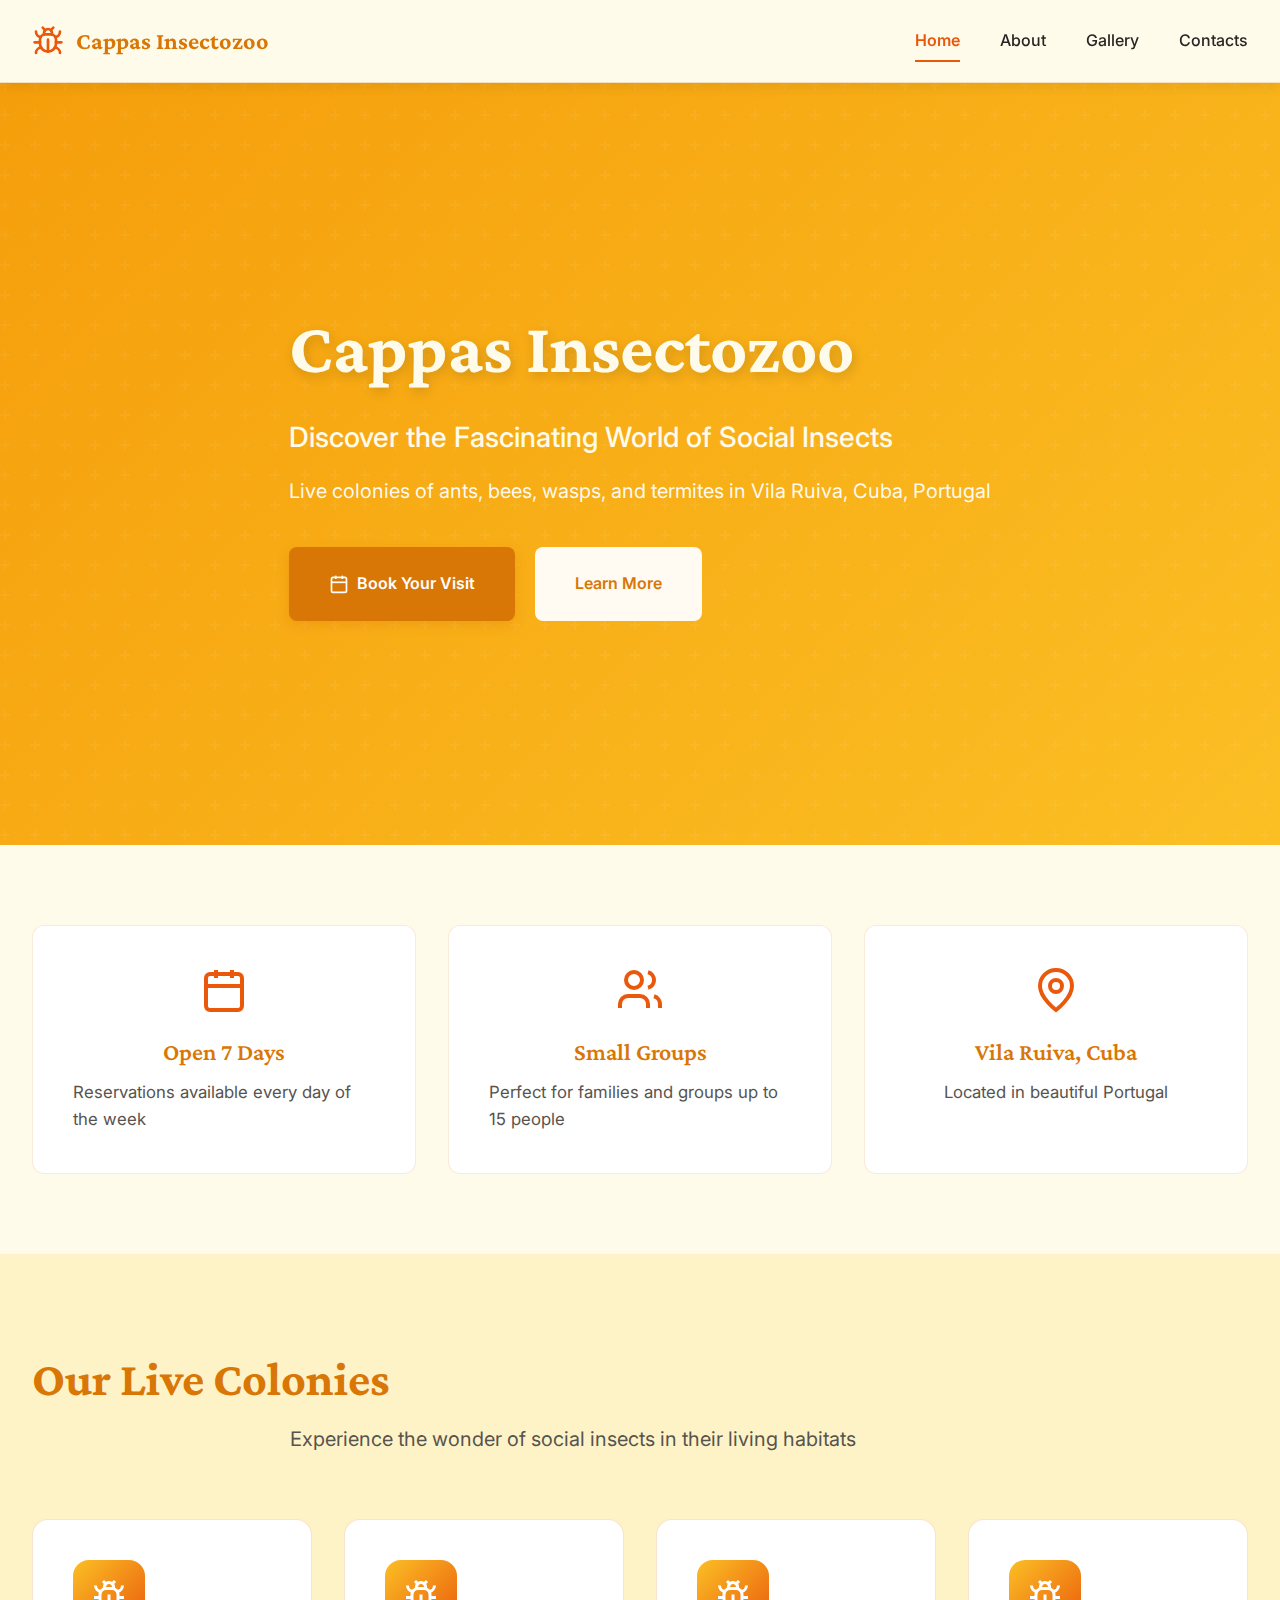
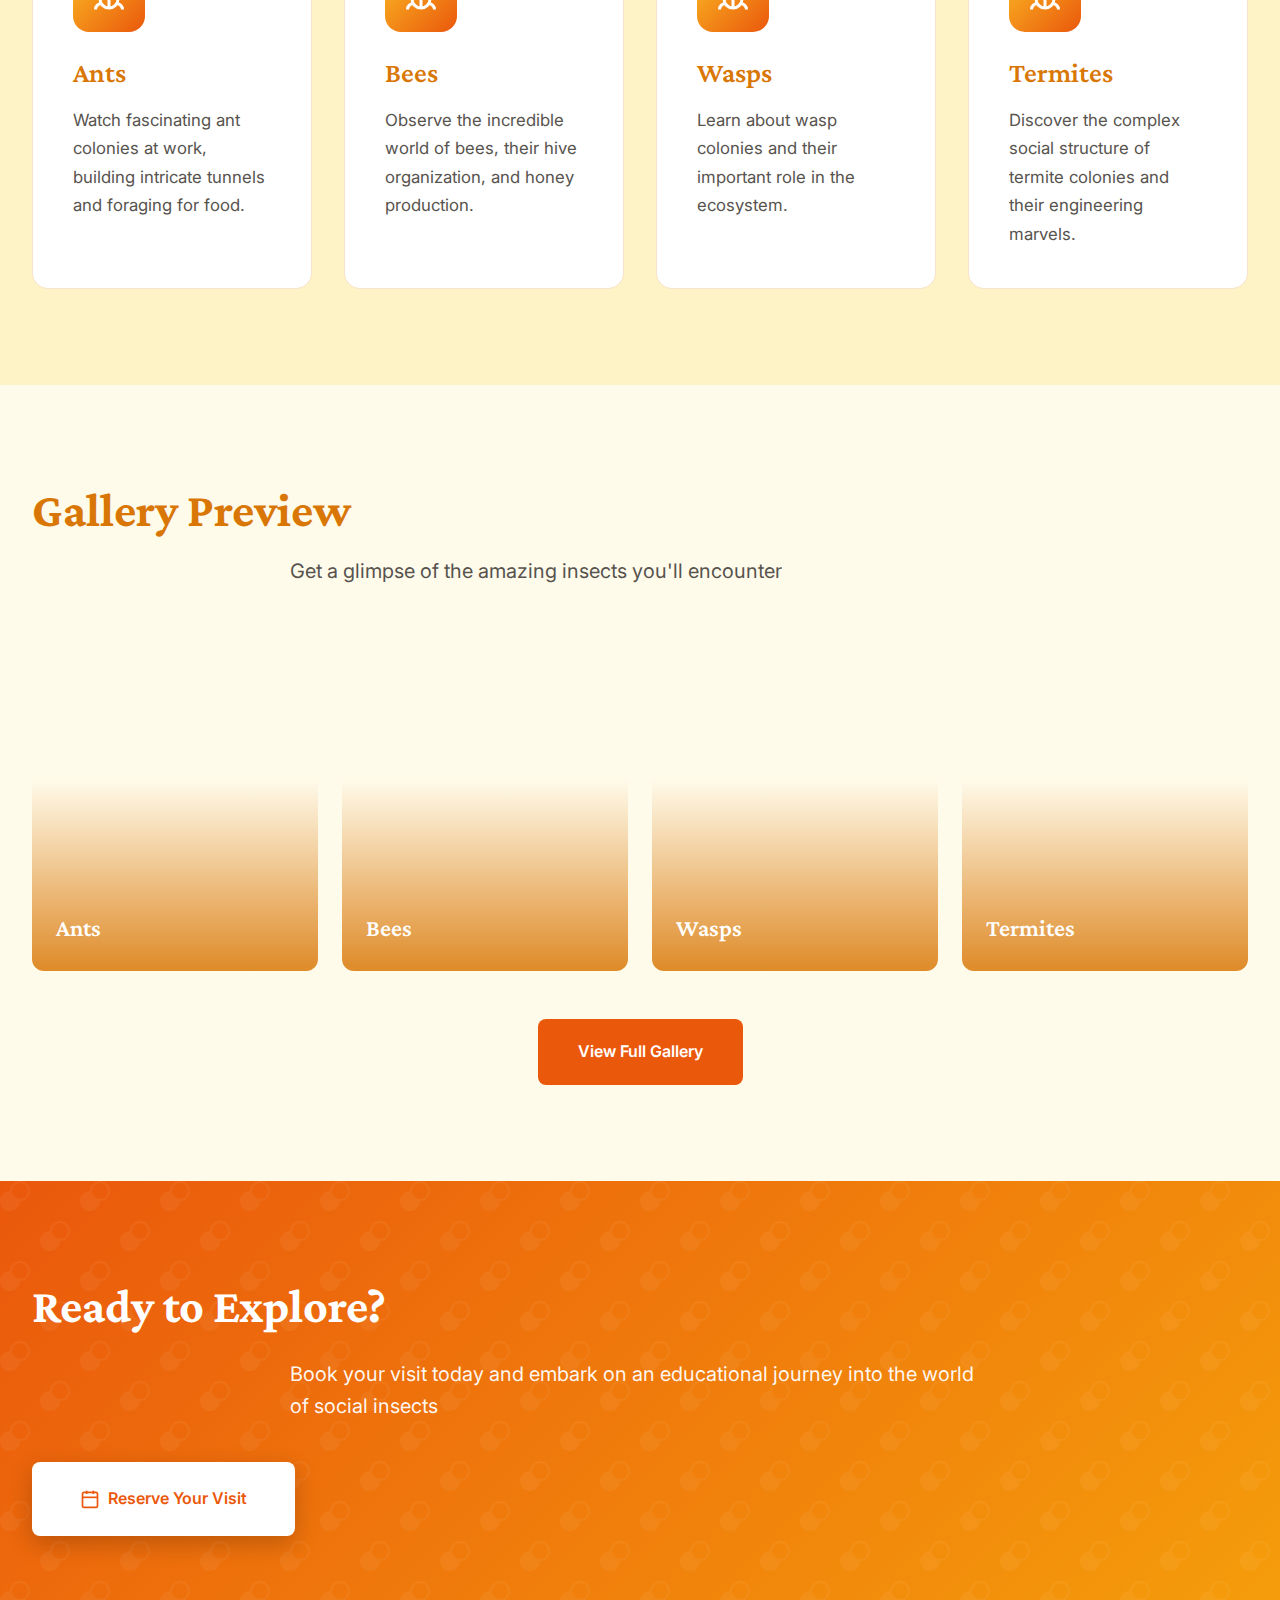
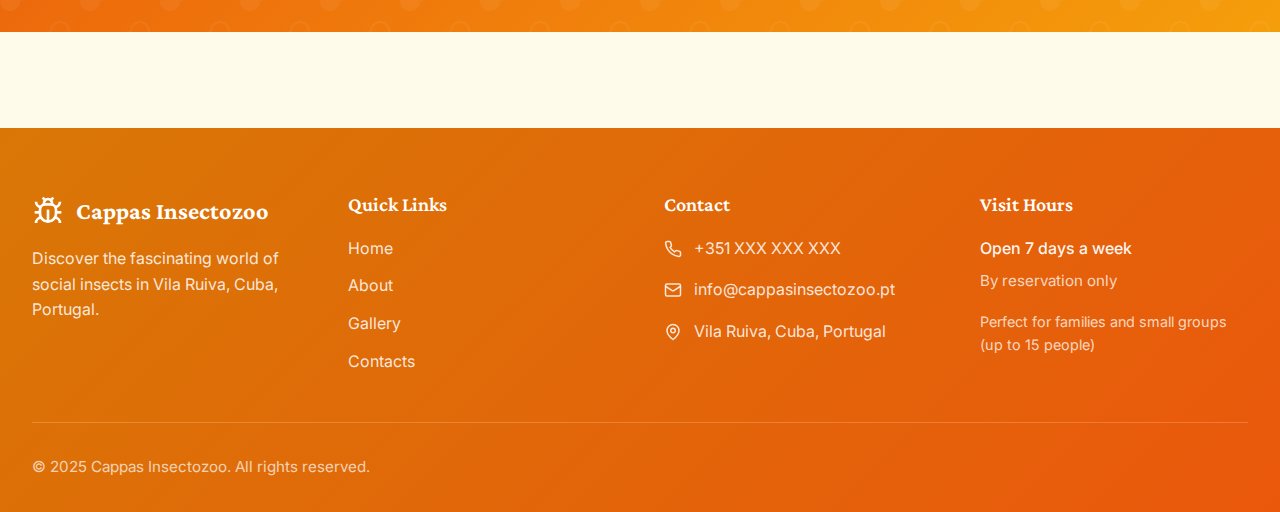
<file: static-site/index.html>
<!DOCTYPE html>
<html lang="en">
<head>
    <meta charset="UTF-8">
    <meta name="viewport" content="width=device-width, initial-scale=1.0">
    <title>Cappas Insectozoo - Home</title>
    <link rel="stylesheet" href="styles.css">
</head>
<body>
    <!-- Header -->
    <header class="site-header">
        <div class="header-container">
            <a href="index.html" class="logo-link">
                <svg class="logo-icon" xmlns="http://www.w3.org/2000/svg" viewBox="0 0 24 24" fill="none" stroke="currentColor" stroke-width="2" stroke-linecap="round" stroke-linejoin="round"><path d="m8 2 1.88 1.88"/><path d="M14.12 3.88 16 2"/><path d="M9 7.13v-1a3.003 3.003 0 1 1 6 0v1"/><path d="M12 20c-3.3 0-6-2.7-6-6v-3a4 4 0 0 1 4-4h4a4 4 0 0 1 4 4v3c0 3.3-2.7 6-6 6"/><path d="M12 20v-9"/><path d="M6.53 9C4.6 8.8 3 7.1 3 5"/><path d="M6 13H2"/><path d="M3 21c0-2.1 1.7-3.9 3.8-4"/><path d="M20.97 5c0 2.1-1.6 3.8-3.5 4"/><path d="M22 13h-4"/><path d="M17.2 17c2.1.1 3.8 1.9 3.8 4"/></svg>
                <span class="logo-text">Cappas Insectozoo</span>
            </a>

            <nav class="desktop-nav">
                <a href="index.html" class="nav-link active">Home</a>
                <a href="about.html" class="nav-link">About</a>
                <a href="gallery.html" class="nav-link">Gallery</a>
                <a href="contacts.html" class="nav-link">Contacts</a>
            </nav>

            <button class="mobile-menu-button" onclick="toggleMobileMenu()">
                <svg class="menu-icon" xmlns="http://www.w3.org/2000/svg" viewBox="0 0 24 24" fill="none" stroke="currentColor" stroke-width="2"><line x1="4" x2="20" y1="12" y2="12"/><line x1="4" x2="20" y1="6" y2="6"/><line x1="4" x2="20" y1="18" y2="18"/></svg>
            </button>
        </div>

        <div class="mobile-nav" id="mobileNav" style="display: none;">
            <a href="index.html" class="mobile-nav-link active">Home</a>
            <a href="about.html" class="mobile-nav-link">About</a>
            <a href="gallery.html" class="mobile-nav-link">Gallery</a>
            <a href="contacts.html" class="mobile-nav-link">Contacts</a>
        </div>
    </header>

    <!-- Hero Section -->
    <section class="hero-section">
        <div class="hero-overlay"></div>
        <div class="hero-content">
            <h1 class="hero-title">Cappas Insectozoo</h1>
            <p class="hero-subtitle">Discover the Fascinating World of Social Insects</p>
            <p class="hero-description">Live colonies of ants, bees, wasps, and termites in Vila Ruiva, Cuba, Portugal</p>
            <div class="hero-buttons">
                <a href="contacts.html" class="btn cta-button">
                    <svg class="btn-icon" xmlns="http://www.w3.org/2000/svg" viewBox="0 0 24 24" fill="none" stroke="currentColor" stroke-width="2"><rect width="18" height="18" x="3" y="4" rx="2" ry="2"/><line x1="16" x2="16" y1="2" y2="6"/><line x1="8" x2="8" y1="2" y2="6"/><line x1="3" x2="21" y1="10" y2="10"/></svg>
                    Book Your Visit
                </a>
                <a href="about.html" class="btn learn-more-button">Learn More</a>
            </div>
        </div>
    </section>

    <!-- Info Cards -->
    <section class="info-section">
        <div class="container-custom">
            <div class="info-grid">
                <div class="info-card">
                    <div class="info-card-content">
                        <svg class="info-icon" xmlns="http://www.w3.org/2000/svg" viewBox="0 0 24 24" fill="none" stroke="currentColor" stroke-width="2"><rect width="18" height="18" x="3" y="4" rx="2" ry="2"/><line x1="16" x2="16" y1="2" y2="6"/><line x1="8" x2="8" y1="2" y2="6"/><line x1="3" x2="21" y1="10" y2="10"/></svg>
                        <h3 class="info-title">Open 7 Days</h3>
                        <p class="info-text">Reservations available every day of the week</p>
                    </div>
                </div>
                <div class="info-card">
                    <div class="info-card-content">
                        <svg class="info-icon" xmlns="http://www.w3.org/2000/svg" viewBox="0 0 24 24" fill="none" stroke="currentColor" stroke-width="2"><path d="M16 21v-2a4 4 0 0 0-4-4H6a4 4 0 0 0-4 4v2"/><circle cx="9" cy="7" r="4"/><path d="M22 21v-2a4 4 0 0 0-3-3.87"/><path d="M16 3.13a4 4 0 0 1 0 7.75"/></svg>
                        <h3 class="info-title">Small Groups</h3>
                        <p class="info-text">Perfect for families and groups up to 15 people</p>
                    </div>
                </div>
                <div class="info-card">
                    <div class="info-card-content">
                        <svg class="info-icon" xmlns="http://www.w3.org/2000/svg" viewBox="0 0 24 24" fill="none" stroke="currentColor" stroke-width="2"><path d="M20 10c0 6-8 12-8 12s-8-6-8-12a8 8 0 0 1 16 0Z"/><circle cx="12" cy="10" r="3"/></svg>
                        <h3 class="info-title">Vila Ruiva, Cuba</h3>
                        <p class="info-text">Located in beautiful Portugal</p>
                    </div>
                </div>
            </div>
        </div>
    </section>

    <!-- Species Section -->
    <section class="species-section">
        <div class="container-custom">
            <h2 class="section-title">Our Live Colonies</h2>
            <p class="section-subtitle">Experience the wonder of social insects in their living habitats</p>
            <div class="species-grid">
                <div class="species-card">
                    <div class="species-card-content">
                        <div class="species-icon-wrapper">
                            <svg class="species-icon" xmlns="http://www.w3.org/2000/svg" viewBox="0 0 24 24" fill="none" stroke="currentColor" stroke-width="2"><path d="m8 2 1.88 1.88"/><path d="M14.12 3.88 16 2"/><path d="M9 7.13v-1a3.003 3.003 0 1 1 6 0v1"/><path d="M12 20c-3.3 0-6-2.7-6-6v-3a4 4 0 0 1 4-4h4a4 4 0 0 1 4 4v3c0 3.3-2.7 6-6 6"/><path d="M12 20v-9"/><path d="M6.53 9C4.6 8.8 3 7.1 3 5"/><path d="M6 13H2"/><path d="M3 21c0-2.1 1.7-3.9 3.8-4"/><path d="M20.97 5c0 2.1-1.6 3.8-3.5 4"/><path d="M22 13h-4"/><path d="M17.2 17c2.1.1 3.8 1.9 3.8 4"/></svg>
                        </div>
                        <h3 class="species-title">Ants</h3>
                        <p class="species-description">Watch fascinating ant colonies at work, building intricate tunnels and foraging for food.</p>
                    </div>
                </div>
                <div class="species-card">
                    <div class="species-card-content">
                        <div class="species-icon-wrapper">
                            <svg class="species-icon" xmlns="http://www.w3.org/2000/svg" viewBox="0 0 24 24" fill="none" stroke="currentColor" stroke-width="2"><path d="m8 2 1.88 1.88"/><path d="M14.12 3.88 16 2"/><path d="M9 7.13v-1a3.003 3.003 0 1 1 6 0v1"/><path d="M12 20c-3.3 0-6-2.7-6-6v-3a4 4 0 0 1 4-4h4a4 4 0 0 1 4 4v3c0 3.3-2.7 6-6 6"/><path d="M12 20v-9"/><path d="M6.53 9C4.6 8.8 3 7.1 3 5"/><path d="M6 13H2"/><path d="M3 21c0-2.1 1.7-3.9 3.8-4"/><path d="M20.97 5c0 2.1-1.6 3.8-3.5 4"/><path d="M22 13h-4"/><path d="M17.2 17c2.1.1 3.8 1.9 3.8 4"/></svg>
                        </div>
                        <h3 class="species-title">Bees</h3>
                        <p class="species-description">Observe the incredible world of bees, their hive organization, and honey production.</p>
                    </div>
                </div>
                <div class="species-card">
                    <div class="species-card-content">
                        <div class="species-icon-wrapper">
                            <svg class="species-icon" xmlns="http://www.w3.org/2000/svg" viewBox="0 0 24 24" fill="none" stroke="currentColor" stroke-width="2"><path d="m8 2 1.88 1.88"/><path d="M14.12 3.88 16 2"/><path d="M9 7.13v-1a3.003 3.003 0 1 1 6 0v1"/><path d="M12 20c-3.3 0-6-2.7-6-6v-3a4 4 0 0 1 4-4h4a4 4 0 0 1 4 4v3c0 3.3-2.7 6-6 6"/><path d="M12 20v-9"/><path d="M6.53 9C4.6 8.8 3 7.1 3 5"/><path d="M6 13H2"/><path d="M3 21c0-2.1 1.7-3.9 3.8-4"/><path d="M20.97 5c0 2.1-1.6 3.8-3.5 4"/><path d="M22 13h-4"/><path d="M17.2 17c2.1.1 3.8 1.9 3.8 4"/></svg>
                        </div>
                        <h3 class="species-title">Wasps</h3>
                        <p class="species-description">Learn about wasp colonies and their important role in the ecosystem.</p>
                    </div>
                </div>
                <div class="species-card">
                    <div class="species-card-content">
                        <div class="species-icon-wrapper">
                            <svg class="species-icon" xmlns="http://www.w3.org/2000/svg" viewBox="0 0 24 24" fill="none" stroke="currentColor" stroke-width="2"><path d="m8 2 1.88 1.88"/><path d="M14.12 3.88 16 2"/><path d="M9 7.13v-1a3.003 3.003 0 1 1 6 0v1"/><path d="M12 20c-3.3 0-6-2.7-6-6v-3a4 4 0 0 1 4-4h4a4 4 0 0 1 4 4v3c0 3.3-2.7 6-6 6"/><path d="M12 20v-9"/><path d="M6.53 9C4.6 8.8 3 7.1 3 5"/><path d="M6 13H2"/><path d="M3 21c0-2.1 1.7-3.9 3.8-4"/><path d="M20.97 5c0 2.1-1.6 3.8-3.5 4"/><path d="M22 13h-4"/><path d="M17.2 17c2.1.1 3.8 1.9 3.8 4"/></svg>
                        </div>
                        <h3 class="species-title">Termites</h3>
                        <p class="species-description">Discover the complex social structure of termite colonies and their engineering marvels.</p>
                    </div>
                </div>
            </div>
        </div>
    </section>

    <!-- Gallery Preview -->
    <section class="gallery-preview-section">
        <div class="container-custom">
            <h2 class="section-title">Gallery Preview</h2>
            <p class="section-subtitle">Get a glimpse of the amazing insects you'll encounter</p>
            <div class="gallery-preview-grid">
                <div class="gallery-item" style="background-image: url('https://images.unsplash.com/photo-1641123721394-9ea744927e35?w=800&q=80')">
                    <div class="gallery-overlay">
                        <span class="gallery-label">Ants</span>
                    </div>
                </div>
                <div class="gallery-item" style="background-image: url('https://images.unsplash.com/photo-1647427062468-74ff21e8934f?w=800&q=80')">
                    <div class="gallery-overlay">
                        <span class="gallery-label">Bees</span>
                    </div>
                </div>
                <div class="gallery-item" style="background-image: url('https://images.unsplash.com/photo-1586943760662-9db9594a3a99?w=800&q=80')">
                    <div class="gallery-overlay">
                        <span class="gallery-label">Wasps</span>
                    </div>
                </div>
                <div class="gallery-item" style="background-image: url('https://images.unsplash.com/photo-1612960891902-b525d250aa89?w=800&q=80')">
                    <div class="gallery-overlay">
                        <span class="gallery-label">Termites</span>
                    </div>
                </div>
            </div>
            <div class="gallery-cta">
                <a href="gallery.html" class="btn view-gallery-button">View Full Gallery</a>
            </div>
        </div>
    </section>

    <!-- CTA Section -->
    <section class="cta-section">
        <div class="container-custom">
            <div class="cta-content">
                <h2 class="cta-title">Ready to Explore?</h2>
                <p class="cta-description">Book your visit today and embark on an educational journey into the world of social insects</p>
                <a href="contacts.html" class="btn cta-button-large">
                    <svg class="btn-icon" xmlns="http://www.w3.org/2000/svg" viewBox="0 0 24 24" fill="none" stroke="currentColor" stroke-width="2"><rect width="18" height="18" x="3" y="4" rx="2" ry="2"/><line x1="16" x2="16" y1="2" y2="6"/><line x1="8" x2="8" y1="2" y2="6"/><line x1="3" x2="21" y1="10" y2="10"/></svg>
                    Reserve Your Visit
                </a>
            </div>
        </div>
    </section>

    <!-- Footer -->
    <footer class="site-footer">
        <div class="footer-container">
            <div class="footer-grid">
                <div class="footer-section">
                    <div class="footer-brand">
                        <svg class="footer-logo-icon" xmlns="http://www.w3.org/2000/svg" viewBox="0 0 24 24" fill="none" stroke="currentColor" stroke-width="2"><path d="m8 2 1.88 1.88"/><path d="M14.12 3.88 16 2"/><path d="M9 7.13v-1a3.003 3.003 0 1 1 6 0v1"/><path d="M12 20c-3.3 0-6-2.7-6-6v-3a4 4 0 0 1 4-4h4a4 4 0 0 1 4 4v3c0 3.3-2.7 6-6 6"/><path d="M12 20v-9"/><path d="M6.53 9C4.6 8.8 3 7.1 3 5"/><path d="M6 13H2"/><path d="M3 21c0-2.1 1.7-3.9 3.8-4"/><path d="M20.97 5c0 2.1-1.6 3.8-3.5 4"/><path d="M22 13h-4"/><path d="M17.2 17c2.1.1 3.8 1.9 3.8 4"/></svg>
                        <span class="footer-logo-text">Cappas Insectozoo</span>
                    </div>
                    <p class="footer-description">Discover the fascinating world of social insects in Vila Ruiva, Cuba, Portugal.</p>
                </div>

                <div class="footer-section">
                    <h3 class="footer-heading">Quick Links</h3>
                    <ul class="footer-links">
                        <li><a href="index.html" class="footer-link">Home</a></li>
                        <li><a href="about.html" class="footer-link">About</a></li>
                        <li><a href="gallery.html" class="footer-link">Gallery</a></li>
                        <li><a href="contacts.html" class="footer-link">Contacts</a></li>
                    </ul>
                </div>

                <div class="footer-section">
                    <h3 class="footer-heading">Contact</h3>
                    <ul class="footer-contact">
                        <li class="footer-contact-item">
                            <svg class="footer-contact-icon" xmlns="http://www.w3.org/2000/svg" viewBox="0 0 24 24" fill="none" stroke="currentColor" stroke-width="2"><path d="M22 16.92v3a2 2 0 0 1-2.18 2 19.79 19.79 0 0 1-8.63-3.07 19.5 19.5 0 0 1-6-6 19.79 19.79 0 0 1-3.07-8.67A2 2 0 0 1 4.11 2h3a2 2 0 0 1 2 1.72 12.84 12.84 0 0 0 .7 2.81 2 2 0 0 1-.45 2.11L8.09 9.91a16 16 0 0 0 6 6l1.27-1.27a2 2 0 0 1 2.11-.45 12.84 12.84 0 0 0 2.81.7A2 2 0 0 1 22 16.92z"/></svg>
                            <span>+351 XXX XXX XXX</span>
                        </li>
                        <li class="footer-contact-item">
                            <svg class="footer-contact-icon" xmlns="http://www.w3.org/2000/svg" viewBox="0 0 24 24" fill="none" stroke="currentColor" stroke-width="2"><rect width="20" height="16" x="2" y="4" rx="2"/><path d="m22 7-8.97 5.7a1.94 1.94 0 0 1-2.06 0L2 7"/></svg>
                            <span>info@cappasinsectozoo.pt</span>
                        </li>
                        <li class="footer-contact-item">
                            <svg class="footer-contact-icon" xmlns="http://www.w3.org/2000/svg" viewBox="0 0 24 24" fill="none" stroke="currentColor" stroke-width="2"><path d="M20 10c0 6-8 12-8 12s-8-6-8-12a8 8 0 0 1 16 0Z"/><circle cx="12" cy="10" r="3"/></svg>
                            <span>Vila Ruiva, Cuba, Portugal</span>
                        </li>
                    </ul>
                </div>

                <div class="footer-section">
                    <h3 class="footer-heading">Visit Hours</h3>
                    <p class="footer-hours">Open 7 days a week</p>
                    <p class="footer-hours-note">By reservation only</p>
                    <p class="footer-hours-details">Perfect for families and small groups (up to 15 people)</p>
                </div>
            </div>

            <div class="footer-bottom">
                <p class="footer-copyright">© 2025 Cappas Insectozoo. All rights reserved.</p>
            </div>
        </div>
    </footer>

    <script src="script.js"></script>
</body>
</html>
</file>
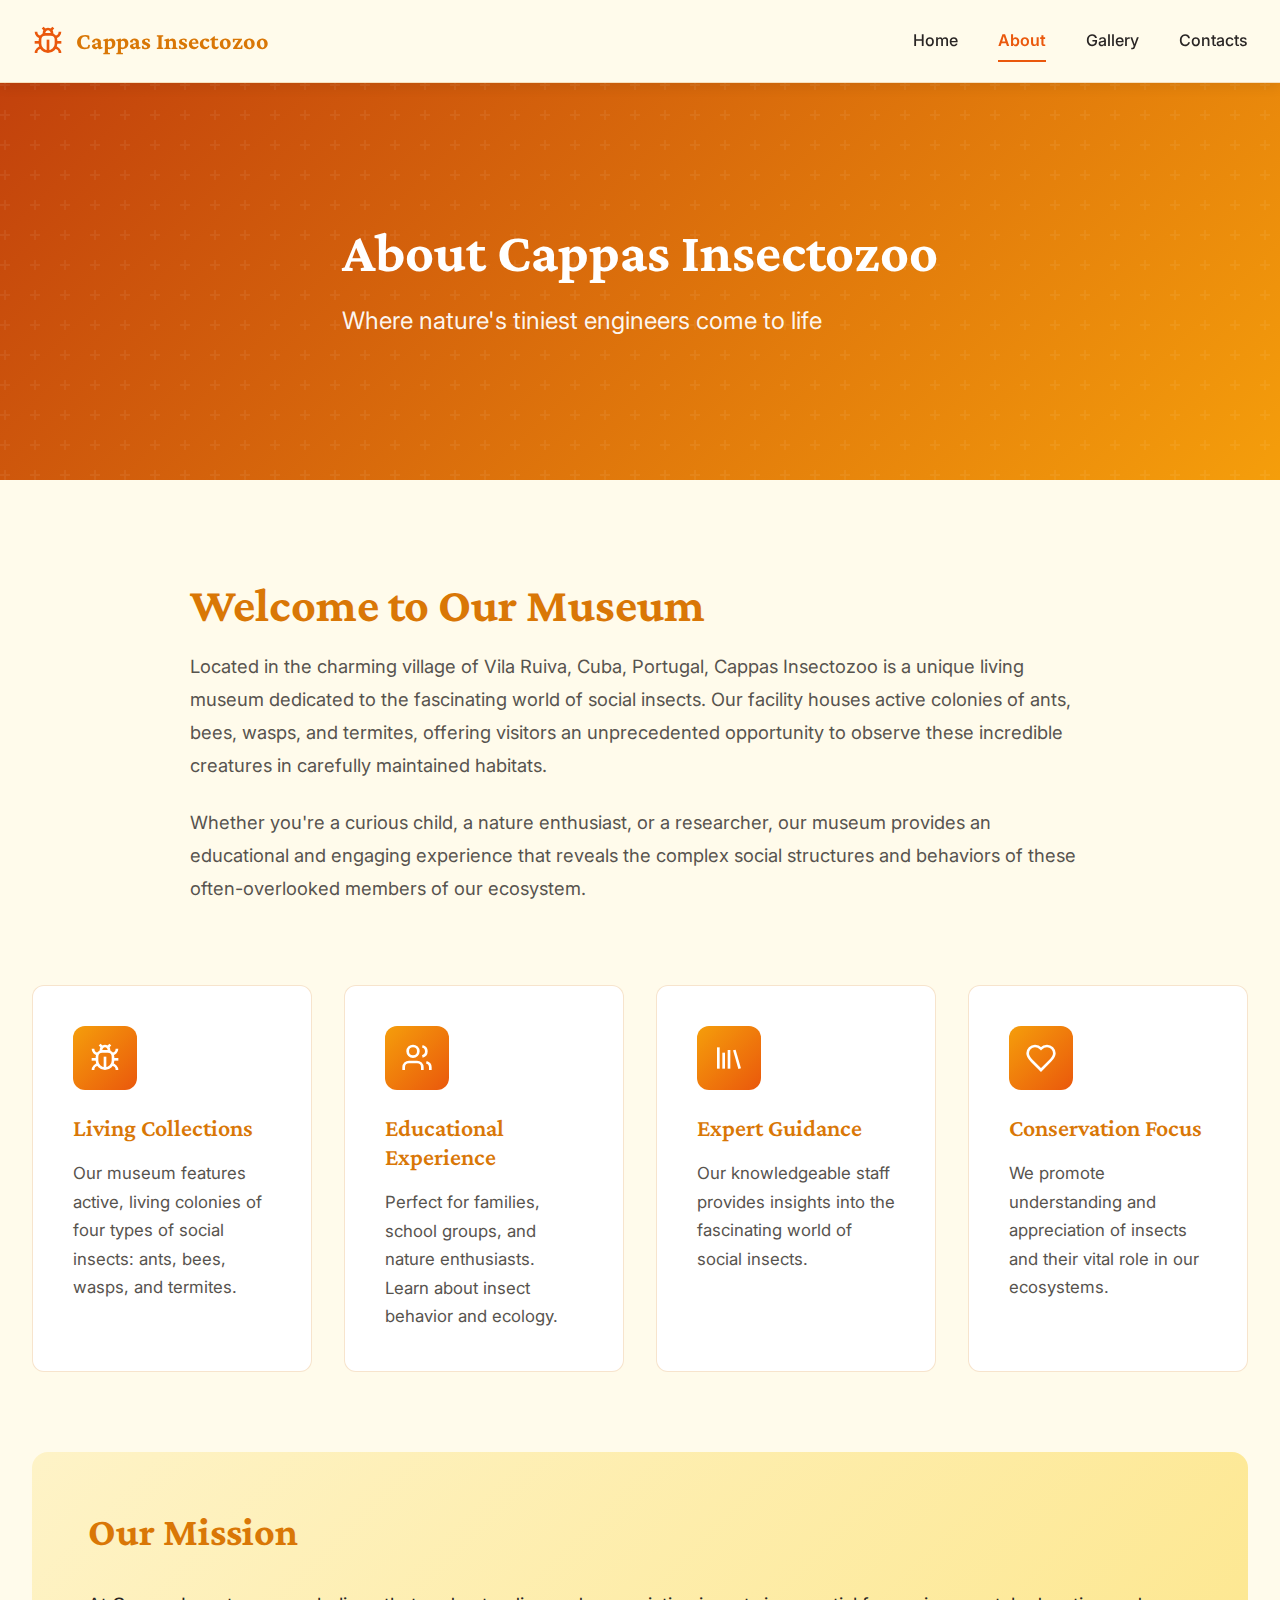
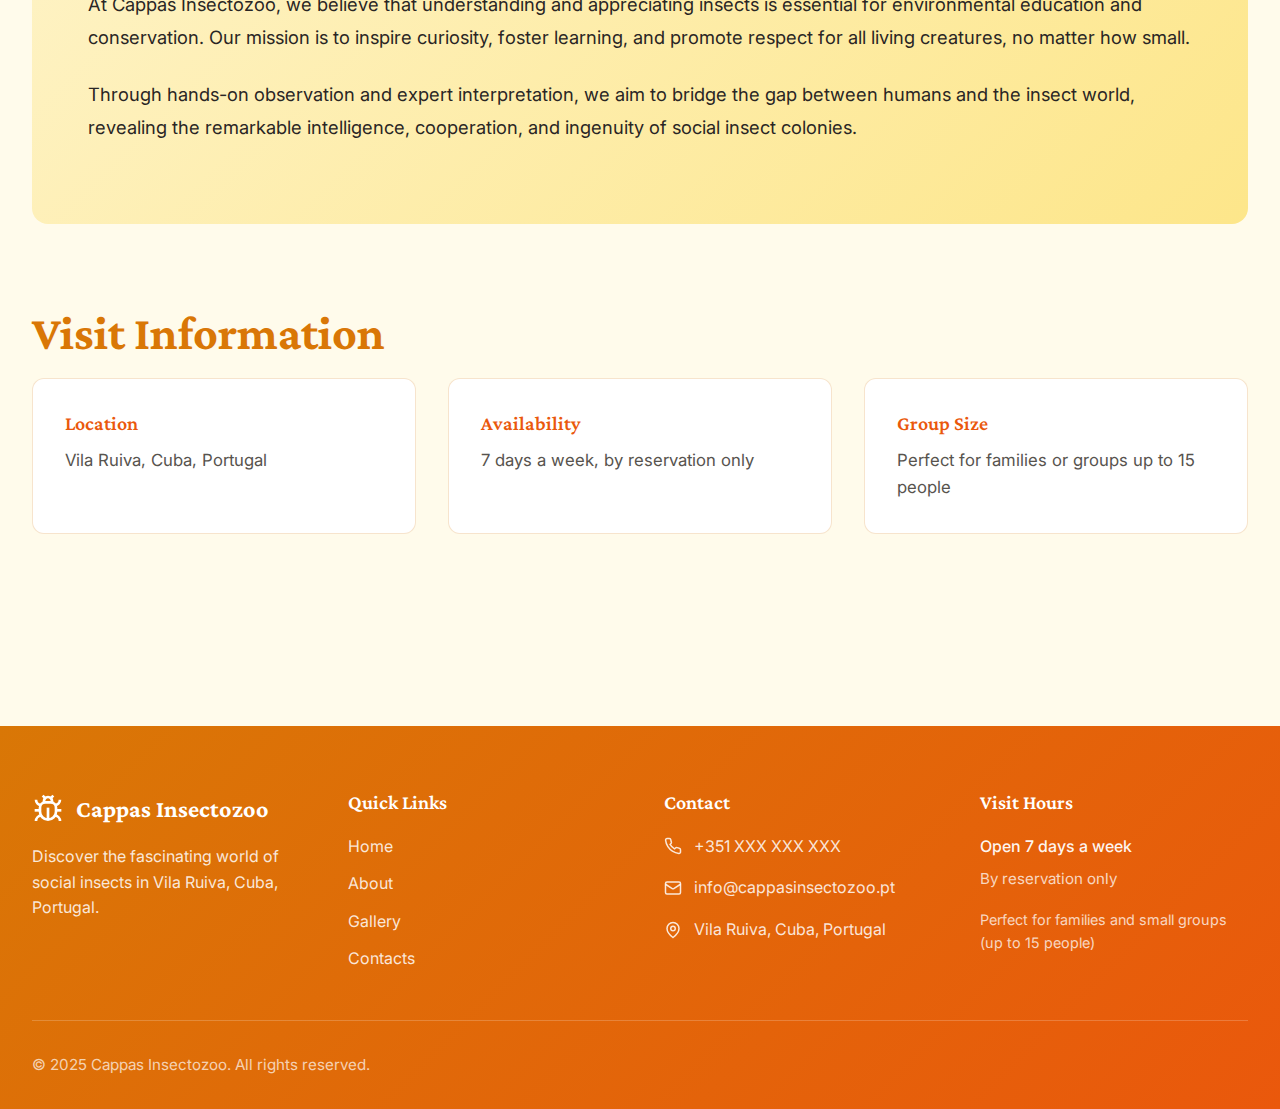
<file: static-site/about.html>
<!DOCTYPE html>
<html lang="en">
<head>
    <meta charset="UTF-8">
    <meta name="viewport" content="width=device-width, initial-scale=1.0">
    <title>About - Cappas Insectozoo</title>
    <link rel="stylesheet" href="styles.css">
</head>
<body>
    <!-- Include header similar to index.html but change active class -->
    <header class="site-header">
        <div class="header-container">
            <a href="index.html" class="logo-link">
                <svg class="logo-icon" xmlns="http://www.w3.org/2000/svg" viewBox="0 0 24 24" fill="none" stroke="currentColor" stroke-width="2"><path d="m8 2 1.88 1.88"/><path d="M14.12 3.88 16 2"/><path d="M9 7.13v-1a3.003 3.003 0 1 1 6 0v1"/><path d="M12 20c-3.3 0-6-2.7-6-6v-3a4 4 0 0 1 4-4h4a4 4 0 0 1 4 4v3c0 3.3-2.7 6-6 6"/><path d="M12 20v-9"/><path d="M6.53 9C4.6 8.8 3 7.1 3 5"/><path d="M6 13H2"/><path d="M3 21c0-2.1 1.7-3.9 3.8-4"/><path d="M20.97 5c0 2.1-1.6 3.8-3.5 4"/><path d="M22 13h-4"/><path d="M17.2 17c2.1.1 3.8 1.9 3.8 4"/></svg>
                <span class="logo-text">Cappas Insectozoo</span>
            </a>
            <nav class="desktop-nav">
                <a href="index.html" class="nav-link">Home</a>
                <a href="about.html" class="nav-link active">About</a>
                <a href="gallery.html" class="nav-link">Gallery</a>
                <a href="contacts.html" class="nav-link">Contacts</a>
            </nav>
            <button class="mobile-menu-button" onclick="toggleMobileMenu()">
                <svg class="menu-icon" xmlns="http://www.w3.org/2000/svg" viewBox="0 0 24 24" fill="none" stroke="currentColor" stroke-width="2"><line x1="4" x2="20" y1="12" y2="12"/><line x1="4" x2="20" y1="6" y2="6"/><line x1="4" x2="20" y1="18" y2="18"/></svg>
            </button>
        </div>
        <div class="mobile-nav" id="mobileNav" style="display: none;">
            <a href="index.html" class="mobile-nav-link">Home</a>
            <a href="about.html" class="mobile-nav-link active">About</a>
            <a href="gallery.html" class="mobile-nav-link">Gallery</a>
            <a href="contacts.html" class="mobile-nav-link">Contacts</a>
        </div>
    </header>

    <div class="about-page">
        <section class="about-hero">
            <div class="about-hero-overlay"></div>
            <div class="about-hero-content">
                <h1 class="page-title">About Cappas Insectozoo</h1>
                <p class="page-subtitle">Where nature's tiniest engineers come to life</p>
            </div>
        </section>

        <section class="about-content-section">
            <div class="container-custom">
                <div class="about-intro">
                    <h2 class="section-title">Welcome to Our Museum</h2>
                    <p class="about-text">Located in the charming village of Vila Ruiva, Cuba, Portugal, Cappas Insectozoo is a unique living museum dedicated to the fascinating world of social insects. Our facility houses active colonies of ants, bees, wasps, and termites, offering visitors an unprecedented opportunity to observe these incredible creatures in carefully maintained habitats.</p>
                    <p class="about-text">Whether you're a curious child, a nature enthusiast, or a researcher, our museum provides an educational and engaging experience that reveals the complex social structures and behaviors of these often-overlooked members of our ecosystem.</p>
                </div>

                <div class="features-grid">
                    <div class="feature-card">
                        <div class="feature-card-content">
                            <div class="feature-icon-wrapper">
                                <svg class="feature-icon" xmlns="http://www.w3.org/2000/svg" viewBox="0 0 24 24" fill="none" stroke="currentColor" stroke-width="2"><path d="m8 2 1.88 1.88"/><path d="M14.12 3.88 16 2"/><path d="M9 7.13v-1a3.003 3.003 0 1 1 6 0v1"/><path d="M12 20c-3.3 0-6-2.7-6-6v-3a4 4 0 0 1 4-4h4a4 4 0 0 1 4 4v3c0 3.3-2.7 6-6 6"/><path d="M12 20v-9"/><path d="M6.53 9C4.6 8.8 3 7.1 3 5"/><path d="M6 13H2"/><path d="M3 21c0-2.1 1.7-3.9 3.8-4"/><path d="M20.97 5c0 2.1-1.6 3.8-3.5 4"/><path d="M22 13h-4"/><path d="M17.2 17c2.1.1 3.8 1.9 3.8 4"/></svg>
                            </div>
                            <h3 class="feature-title">Living Collections</h3>
                            <p class="feature-description">Our museum features active, living colonies of four types of social insects: ants, bees, wasps, and termites.</p>
                        </div>
                    </div>
                    <div class="feature-card">
                        <div class="feature-card-content">
                            <div class="feature-icon-wrapper">
                                <svg class="feature-icon" xmlns="http://www.w3.org/2000/svg" viewBox="0 0 24 24" fill="none" stroke="currentColor" stroke-width="2"><path d="M16 21v-2a4 4 0 0 0-4-4H6a4 4 0 0 0-4 4v2"/><circle cx="9" cy="7" r="4"/><path d="M22 21v-2a4 4 0 0 0-3-3.87"/><path d="M16 3.13a4 4 0 0 1 0 7.75"/></svg>
                            </div>
                            <h3 class="feature-title">Educational Experience</h3>
                            <p class="feature-description">Perfect for families, school groups, and nature enthusiasts. Learn about insect behavior and ecology.</p>
                        </div>
                    </div>
                    <div class="feature-card">
                        <div class="feature-card-content">
                            <div class="feature-icon-wrapper">
                                <svg class="feature-icon" xmlns="http://www.w3.org/2000/svg" viewBox="0 0 24 24" fill="none" stroke="currentColor" stroke-width="2"><path d="m16 6 4 14"/><path d="M12 6v14"/><path d="M8 8v12"/><path d="M4 4v16"/></svg>
                            </div>
                            <h3 class="feature-title">Expert Guidance</h3>
                            <p class="feature-description">Our knowledgeable staff provides insights into the fascinating world of social insects.</p>
                        </div>
                    </div>
                    <div class="feature-card">
                        <div class="feature-card-content">
                            <div class="feature-icon-wrapper">
                                <svg class="feature-icon" xmlns="http://www.w3.org/2000/svg" viewBox="0 0 24 24" fill="none" stroke="currentColor" stroke-width="2"><path d="M19 14c1.49-1.46 3-3.21 3-5.5A5.5 5.5 0 0 0 16.5 3c-1.76 0-3 .5-4.5 2-1.5-1.5-2.74-2-4.5-2A5.5 5.5 0 0 0 2 8.5c0 2.3 1.5 4.05 3 5.5l7 7Z"/></svg>
                            </div>
                            <h3 class="feature-title">Conservation Focus</h3>
                            <p class="feature-description">We promote understanding and appreciation of insects and their vital role in our ecosystems.</p>
                        </div>
                    </div>
                </div>

                <div class="mission-section">
                    <div class="mission-card">
                        <div class="mission-content">
                            <h2 class="mission-title">Our Mission</h2>
                            <p class="mission-text">At Cappas Insectozoo, we believe that understanding and appreciating insects is essential for environmental education and conservation. Our mission is to inspire curiosity, foster learning, and promote respect for all living creatures, no matter how small.</p>
                            <p class="mission-text">Through hands-on observation and expert interpretation, we aim to bridge the gap between humans and the insect world, revealing the remarkable intelligence, cooperation, and ingenuity of social insect colonies.</p>
                        </div>
                    </div>
                </div>

                <div class="visit-info-section">
                    <h2 class="section-title">Visit Information</h2>
                    <div class="visit-info-grid">
                        <div class="visit-info-card">
                            <div class="visit-info-content">
                                <h3 class="visit-info-title">Location</h3>
                                <p class="visit-info-text">Vila Ruiva, Cuba, Portugal</p>
                            </div>
                        </div>
                        <div class="visit-info-card">
                            <div class="visit-info-content">
                                <h3 class="visit-info-title">Availability</h3>
                                <p class="visit-info-text">7 days a week, by reservation only</p>
                            </div>
                        </div>
                        <div class="visit-info-card">
                            <div class="visit-info-content">
                                <h3 class="visit-info-title">Group Size</h3>
                                <p class="visit-info-text">Perfect for families or groups up to 15 people</p>
                            </div>
                        </div>
                    </div>
                </div>
            </div>
        </section>
    </div>

    <!-- Footer (same as index.html) -->
    <footer class="site-footer">
        <div class="footer-container">
            <div class="footer-grid">
                <div class="footer-section">
                    <div class="footer-brand">
                        <svg class="footer-logo-icon" xmlns="http://www.w3.org/2000/svg" viewBox="0 0 24 24" fill="none" stroke="currentColor" stroke-width="2"><path d="m8 2 1.88 1.88"/><path d="M14.12 3.88 16 2"/><path d="M9 7.13v-1a3.003 3.003 0 1 1 6 0v1"/><path d="M12 20c-3.3 0-6-2.7-6-6v-3a4 4 0 0 1 4-4h4a4 4 0 0 1 4 4v3c0 3.3-2.7 6-6 6"/><path d="M12 20v-9"/><path d="M6.53 9C4.6 8.8 3 7.1 3 5"/><path d="M6 13H2"/><path d="M3 21c0-2.1 1.7-3.9 3.8-4"/><path d="M20.97 5c0 2.1-1.6 3.8-3.5 4"/><path d="M22 13h-4"/><path d="M17.2 17c2.1.1 3.8 1.9 3.8 4"/></svg>
                        <span class="footer-logo-text">Cappas Insectozoo</span>
                    </div>
                    <p class="footer-description">Discover the fascinating world of social insects in Vila Ruiva, Cuba, Portugal.</p>
                </div>
                <div class="footer-section">
                    <h3 class="footer-heading">Quick Links</h3>
                    <ul class="footer-links">
                        <li><a href="index.html" class="footer-link">Home</a></li>
                        <li><a href="about.html" class="footer-link">About</a></li>
                        <li><a href="gallery.html" class="footer-link">Gallery</a></li>
                        <li><a href="contacts.html" class="footer-link">Contacts</a></li>
                    </ul>
                </div>
                <div class="footer-section">
                    <h3 class="footer-heading">Contact</h3>
                    <ul class="footer-contact">
                        <li class="footer-contact-item">
                            <svg class="footer-contact-icon" xmlns="http://www.w3.org/2000/svg" viewBox="0 0 24 24" fill="none" stroke="currentColor" stroke-width="2"><path d="M22 16.92v3a2 2 0 0 1-2.18 2 19.79 19.79 0 0 1-8.63-3.07 19.5 19.5 0 0 1-6-6 19.79 19.79 0 0 1-3.07-8.67A2 2 0 0 1 4.11 2h3a2 2 0 0 1 2 1.72 12.84 12.84 0 0 0 .7 2.81 2 2 0 0 1-.45 2.11L8.09 9.91a16 16 0 0 0 6 6l1.27-1.27a2 2 0 0 1 2.11-.45 12.84 12.84 0 0 0 2.81.7A2 2 0 0 1 22 16.92z"/></svg>
                            <span>+351 XXX XXX XXX</span>
                        </li>
                        <li class="footer-contact-item">
                            <svg class="footer-contact-icon" xmlns="http://www.w3.org/2000/svg" viewBox="0 0 24 24" fill="none" stroke="currentColor" stroke-width="2"><rect width="20" height="16" x="2" y="4" rx="2"/><path d="m22 7-8.97 5.7a1.94 1.94 0 0 1-2.06 0L2 7"/></svg>
                            <span>info@cappasinsectozoo.pt</span>
                        </li>
                        <li class="footer-contact-item">
                            <svg class="footer-contact-icon" xmlns="http://www.w3.org/2000/svg" viewBox="0 0 24 24" fill="none" stroke="currentColor" stroke-width="2"><path d="M20 10c0 6-8 12-8 12s-8-6-8-12a8 8 0 0 1 16 0Z"/><circle cx="12" cy="10" r="3"/></svg>
                            <span>Vila Ruiva, Cuba, Portugal</span>
                        </li>
                    </ul>
                </div>
                <div class="footer-section">
                    <h3 class="footer-heading">Visit Hours</h3>
                    <p class="footer-hours">Open 7 days a week</p>
                    <p class="footer-hours-note">By reservation only</p>
                    <p class="footer-hours-details">Perfect for families and small groups (up to 15 people)</p>
                </div>
            </div>
            <div class="footer-bottom">
                <p class="footer-copyright">© 2025 Cappas Insectozoo. All rights reserved.</p>
            </div>
        </div>
    </footer>

    <script src="script.js"></script>
</body>
</html>
</file>
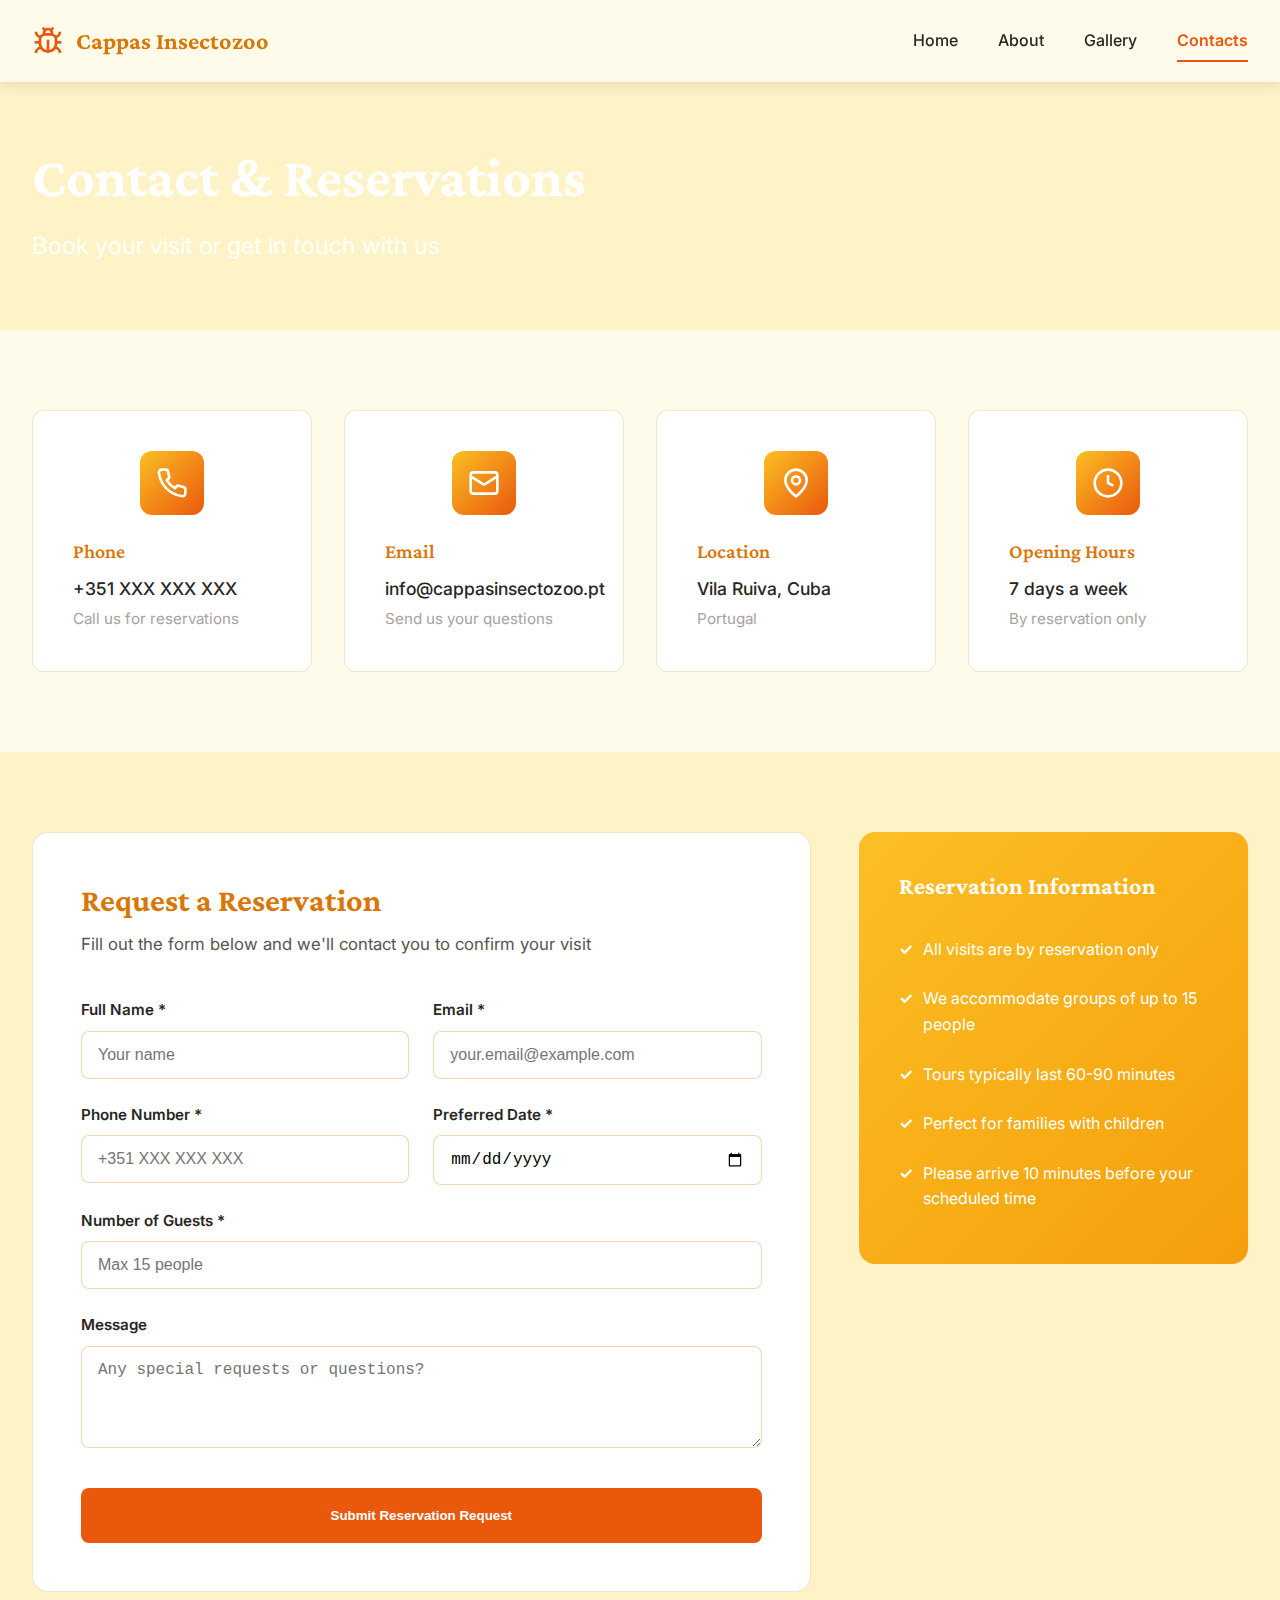
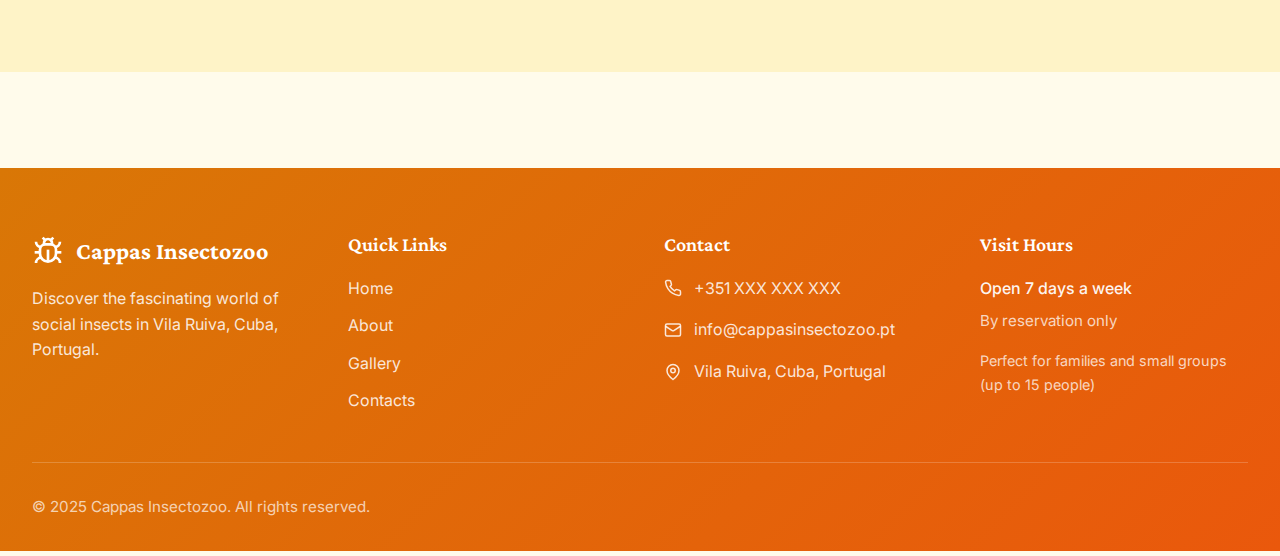
<file: static-site/contacts.html>
<!DOCTYPE html>
<html lang="en">
<head>
    <meta charset="UTF-8">
    <meta name="viewport" content="width=device-width, initial-scale=1.0">
    <title>Contacts - Cappas Insectozoo</title>
    <link rel="stylesheet" href="styles.css">
</head>
<body>
    <header class="site-header">
        <div class="header-container">
            <a href="index.html" class="logo-link">
                <svg class="logo-icon" xmlns="http://www.w3.org/2000/svg" viewBox="0 0 24 24" fill="none" stroke="currentColor" stroke-width="2"><path d="m8 2 1.88 1.88"/><path d="M14.12 3.88 16 2"/><path d="M9 7.13v-1a3.003 3.003 0 1 1 6 0v1"/><path d="M12 20c-3.3 0-6-2.7-6-6v-3a4 4 0 0 1 4-4h4a4 4 0 0 1 4 4v3c0 3.3-2.7 6-6 6"/><path d="M12 20v-9"/><path d="M6.53 9C4.6 8.8 3 7.1 3 5"/><path d="M6 13H2"/><path d="M3 21c0-2.1 1.7-3.9 3.8-4"/><path d="M20.97 5c0 2.1-1.6 3.8-3.5 4"/><path d="M22 13h-4"/><path d="M17.2 17c2.1.1 3.8 1.9 3.8 4"/></svg>
                <span class="logo-text">Cappas Insectozoo</span>
            </a>
            <nav class="desktop-nav">
                <a href="index.html" class="nav-link">Home</a>
                <a href="about.html" class="nav-link">About</a>
                <a href="gallery.html" class="nav-link">Gallery</a>
                <a href="contacts.html" class="nav-link active">Contacts</a>
            </nav>
            <button class="mobile-menu-button" onclick="toggleMobileMenu()">
                <svg class="menu-icon" xmlns="http://www.w3.org/2000/svg" viewBox="0 0 24 24" fill="none" stroke="currentColor" stroke-width="2"><line x1="4" x2="20" y1="12" y2="12"/><line x1="4" x2="20" y1="6" y2="6"/><line x1="4" x2="20" y1="18" y2="18"/></svg>
            </button>
        </div>
        <div class="mobile-nav" id="mobileNav" style="display: none;">
            <a href="index.html" class="mobile-nav-link">Home</a>
            <a href="about.html" class="mobile-nav-link">About</a>
            <a href="gallery.html" class="mobile-nav-link">Gallery</a>
            <a href="contacts.html" class="mobile-nav-link active">Contacts</a>
        </div>
    </header>

    <div class="contacts-page">
        <section class="contacts-header">
            <div class="container-custom">
                <h1 class="page-title">Contact & Reservations</h1>
                <p class="page-subtitle">Book your visit or get in touch with us</p>
            </div>
        </section>

        <section class="contact-info-section">
            <div class="container-custom">
                <div class="contact-info-grid">
                    <div class="contact-info-card">
                        <div class="contact-info-content">
                            <div class="contact-icon-wrapper">
                                <svg class="contact-icon" xmlns="http://www.w3.org/2000/svg" viewBox="0 0 24 24" fill="none" stroke="currentColor" stroke-width="2"><path d="M22 16.92v3a2 2 0 0 1-2.18 2 19.79 19.79 0 0 1-8.63-3.07 19.5 19.5 0 0 1-6-6 19.79 19.79 0 0 1-3.07-8.67A2 2 0 0 1 4.11 2h3a2 2 0 0 1 2 1.72 12.84 12.84 0 0 0 .7 2.81 2 2 0 0 1-.45 2.11L8.09 9.91a16 16 0 0 0 6 6l1.27-1.27a2 2 0 0 1 2.11-.45 12.84 12.84 0 0 0 2.81.7A2 2 0 0 1 22 16.92z"/></svg>
                            </div>
                            <h3 class="contact-info-title">Phone</h3>
                            <p class="contact-info-text">+351 XXX XXX XXX</p>
                            <p class="contact-info-subtext">Call us for reservations</p>
                        </div>
                    </div>
                    <div class="contact-info-card">
                        <div class="contact-info-content">
                            <div class="contact-icon-wrapper">
                                <svg class="contact-icon" xmlns="http://www.w3.org/2000/svg" viewBox="0 0 24 24" fill="none" stroke="currentColor" stroke-width="2"><rect width="20" height="16" x="2" y="4" rx="2"/><path d="m22 7-8.97 5.7a1.94 1.94 0 0 1-2.06 0L2 7"/></svg>
                            </div>
                            <h3 class="contact-info-title">Email</h3>
                            <p class="contact-info-text">info@cappasinsectozoo.pt</p>
                            <p class="contact-info-subtext">Send us your questions</p>
                        </div>
                    </div>
                    <div class="contact-info-card">
                        <div class="contact-info-content">
                            <div class="contact-icon-wrapper">
                                <svg class="contact-icon" xmlns="http://www.w3.org/2000/svg" viewBox="0 0 24 24" fill="none" stroke="currentColor" stroke-width="2"><path d="M20 10c0 6-8 12-8 12s-8-6-8-12a8 8 0 0 1 16 0Z"/><circle cx="12" cy="10" r="3"/></svg>
                            </div>
                            <h3 class="contact-info-title">Location</h3>
                            <p class="contact-info-text">Vila Ruiva, Cuba</p>
                            <p class="contact-info-subtext">Portugal</p>
                        </div>
                    </div>
                    <div class="contact-info-card">
                        <div class="contact-info-content">
                            <div class="contact-icon-wrapper">
                                <svg class="contact-icon" xmlns="http://www.w3.org/2000/svg" viewBox="0 0 24 24" fill="none" stroke="currentColor" stroke-width="2"><circle cx="12" cy="12" r="10"/><polyline points="12 6 12 12 16 14"/></svg>
                            </div>
                            <h3 class="contact-info-title">Opening Hours</h3>
                            <p class="contact-info-text">7 days a week</p>
                            <p class="contact-info-subtext">By reservation only</p>
                        </div>
                    </div>
                </div>
            </div>
        </section>

        <section class="reservation-section">
            <div class="container-custom">
                <div class="reservation-wrapper">
                    <div class="reservation-card">
                        <div class="reservation-content">
                            <h2 class="reservation-title">Request a Reservation</h2>
                            <p class="reservation-subtitle">Fill out the form below and we'll contact you to confirm your visit</p>
                            
                            <form id="reservationForm" onsubmit="handleFormSubmit(event)" class="reservation-form">
                                <div class="form-row">
                                    <div class="form-group">
                                        <label class="form-label">Full Name *</label>
                                        <input type="text" id="name" class="form-input" placeholder="Your name" required>
                                    </div>
                                    <div class="form-group">
                                        <label class="form-label">Email *</label>
                                        <input type="email" id="email" class="form-input" placeholder="your.email@example.com" required>
                                    </div>
                                </div>

                                <div class="form-row">
                                    <div class="form-group">
                                        <label class="form-label">Phone Number *</label>
                                        <input type="tel" id="phone" class="form-input" placeholder="+351 XXX XXX XXX" required>
                                    </div>
                                    <div class="form-group">
                                        <label class="form-label">Preferred Date *</label>
                                        <input type="date" id="date" class="form-input" required>
                                    </div>
                                </div>

                                <div class="form-group">
                                    <label class="form-label">Number of Guests *</label>
                                    <input type="number" id="guests" class="form-input" placeholder="Max 15 people" min="1" max="15" required>
                                </div>

                                <div class="form-group">
                                    <label class="form-label">Message</label>
                                    <textarea id="message" class="form-textarea" placeholder="Any special requests or questions?" rows="4"></textarea>
                                </div>

                                <button type="submit" class="btn form-submit-button">Submit Reservation Request</button>
                            </form>
                        </div>
                    </div>

                    <div class="info-box">
                        <div class="info-box-card">
                            <div class="info-box-content">
                                <h3 class="info-box-title">Reservation Information</h3>
                                <ul class="info-list">
                                    <li class="info-list-item">All visits are by reservation only</li>
                                    <li class="info-list-item">We accommodate groups of up to 15 people</li>
                                    <li class="info-list-item">Tours typically last 60-90 minutes</li>
                                    <li class="info-list-item">Perfect for families with children</li>
                                    <li class="info-list-item">Please arrive 10 minutes before your scheduled time</li>
                                </ul>
                            </div>
                        </div>
                    </div>
                </div>
            </div>
        </section>
    </div>

    <footer class="site-footer">
        <div class="footer-container">
            <div class="footer-grid">
                <div class="footer-section">
                    <div class="footer-brand">
                        <svg class="footer-logo-icon" xmlns="http://www.w3.org/2000/svg" viewBox="0 0 24 24" fill="none" stroke="currentColor" stroke-width="2"><path d="m8 2 1.88 1.88"/><path d="M14.12 3.88 16 2"/><path d="M9 7.13v-1a3.003 3.003 0 1 1 6 0v1"/><path d="M12 20c-3.3 0-6-2.7-6-6v-3a4 4 0 0 1 4-4h4a4 4 0 0 1 4 4v3c0 3.3-2.7 6-6 6"/><path d="M12 20v-9"/><path d="M6.53 9C4.6 8.8 3 7.1 3 5"/><path d="M6 13H2"/><path d="M3 21c0-2.1 1.7-3.9 3.8-4"/><path d="M20.97 5c0 2.1-1.6 3.8-3.5 4"/><path d="M22 13h-4"/><path d="M17.2 17c2.1.1 3.8 1.9 3.8 4"/></svg>
                        <span class="footer-logo-text">Cappas Insectozoo</span>
                    </div>
                    <p class="footer-description">Discover the fascinating world of social insects in Vila Ruiva, Cuba, Portugal.</p>
                </div>
                <div class="footer-section">
                    <h3 class="footer-heading">Quick Links</h3>
                    <ul class="footer-links">
                        <li><a href="index.html" class="footer-link">Home</a></li>
                        <li><a href="about.html" class="footer-link">About</a></li>
                        <li><a href="gallery.html" class="footer-link">Gallery</a></li>
                        <li><a href="contacts.html" class="footer-link">Contacts</a></li>
                    </ul>
                </div>
                <div class="footer-section">
                    <h3 class="footer-heading">Contact</h3>
                    <ul class="footer-contact">
                        <li class="footer-contact-item">
                            <svg class="footer-contact-icon" xmlns="http://www.w3.org/2000/svg" viewBox="0 0 24 24" fill="none" stroke="currentColor" stroke-width="2"><path d="M22 16.92v3a2 2 0 0 1-2.18 2 19.79 19.79 0 0 1-8.63-3.07 19.5 19.5 0 0 1-6-6 19.79 19.79 0 0 1-3.07-8.67A2 2 0 0 1 4.11 2h3a2 2 0 0 1 2 1.72 12.84 12.84 0 0 0 .7 2.81 2 2 0 0 1-.45 2.11L8.09 9.91a16 16 0 0 0 6 6l1.27-1.27a2 2 0 0 1 2.11-.45 12.84 12.84 0 0 0 2.81.7A2 2 0 0 1 22 16.92z"/></svg>
                            <span>+351 XXX XXX XXX</span>
                        </li>
                        <li class="footer-contact-item">
                            <svg class="footer-contact-icon" xmlns="http://www.w3.org/2000/svg" viewBox="0 0 24 24" fill="none" stroke="currentColor" stroke-width="2"><rect width="20" height="16" x="2" y="4" rx="2"/><path d="m22 7-8.97 5.7a1.94 1.94 0 0 1-2.06 0L2 7"/></svg>
                            <span>info@cappasinsectozoo.pt</span>
                        </li>
                        <li class="footer-contact-item">
                            <svg class="footer-contact-icon" xmlns="http://www.w3.org/2000/svg" viewBox="0 0 24 24" fill="none" stroke="currentColor" stroke-width="2"><path d="M20 10c0 6-8 12-8 12s-8-6-8-12a8 8 0 0 1 16 0Z"/><circle cx="12" cy="10" r="3"/></svg>
                            <span>Vila Ruiva, Cuba, Portugal</span>
                        </li>
                    </ul>
                </div>
                <div class="footer-section">
                    <h3 class="footer-heading">Visit Hours</h3>
                    <p class="footer-hours">Open 7 days a week</p>
                    <p class="footer-hours-note">By reservation only</p>
                    <p class="footer-hours-details">Perfect for families and small groups (up to 15 people)</p>
                </div>
            </div>
            <div class="footer-bottom">
                <p class="footer-copyright">© 2025 Cappas Insectozoo. All rights reserved.</p>
            </div>
        </div>
    </footer>

    <script src="script.js"></script>
</body>
</html>
</file>
<file: static-site/styles.css>
/* ============================================
   NATURE-INSPIRED INSECT MUSEUM STYLES
   ============================================ */

/* Custom Font Import */
@import url('https://fonts.googleapis.com/css2?family=Crimson+Pro:wght@400;500;600;700&family=Inter:wght@300;400;500;600;700&display=swap');

/* Root Variables - Saffron & Warm Tones Palette */
:root {
  --saffron-deep: #d97706;
  --saffron-orange: #ea580c;
  --warm-amber: #f59e0b;
  --golden-yellow: #fbbf24;
  --light-amber: #fcd34d;
  --cream: #fef3c7;
  --warm-sand: #fde68a;
  --earth-brown: #92400e;
  --soft-brown: #b45309;
  --terracotta: #dc2626;
  --burnt-sienna: #c2410c;
  --slate: #78716c;
  --off-white: #fffbeb;
  --text-dark: #292524;
  --text-medium: #57534e;
  --text-light: #a8a29e;
}

/* Global Styles */
* {
  margin: 0;
  padding: 0;
  box-sizing: border-box;
}

body {
  font-family: 'Inter', -apple-system, BlinkMacSystemFont, sans-serif;
  color: var(--text-dark);
  background-color: var(--off-white);
  line-height: 1.6;
  overflow-x: hidden;
}

h1, h2, h3, h4, h5, h6 {
  font-family: 'Crimson Pro', serif;
  font-weight: 600;
  line-height: 1.2;
}

/* Container */
.container-custom {
  max-width: 1280px;
  margin: 0 auto;
  padding: 0 2rem;
}

/* ============================================
   HEADER
   ============================================ */
.site-header {
  position: fixed;
  top: 0;
  left: 0;
  right: 0;
  background: rgba(255, 251, 235, 0.95);
  backdrop-filter: blur(12px);
  border-bottom: 1px solid rgba(217, 119, 6, 0.2);
  z-index: 1000;
  transition: background-color 0.3s ease, box-shadow 0.3s ease;
}

.site-header:hover {
  background: rgba(255, 251, 235, 1);
  box-shadow: 0 4px 12px rgba(0, 0, 0, 0.08);
}

.header-container {
  max-width: 1280px;
  margin: 0 auto;
  padding: 1.25rem 2rem;
  display: flex;
  justify-content: space-between;
  align-items: center;
}

.logo-link {
  display: flex;
  align-items: center;
  gap: 0.75rem;
  text-decoration: none;
  transition: transform 0.3s ease;
}

.logo-link:hover {
  transform: translateY(-2px);
}

.logo-icon {
  width: 32px;
  height: 32px;
  color: var(--saffron-orange);
  transition: color 0.3s ease;
}

.logo-link:hover .logo-icon {
  color: var(--saffron-deep);
}

.logo-text {
  font-family: 'Crimson Pro', serif;
  font-size: 1.5rem;
  font-weight: 700;
  color: var(--saffron-deep);
}

.desktop-nav {
  display: flex;
  gap: 2.5rem;
  align-items: center;
}

.nav-link {
  font-weight: 500;
  color: var(--text-dark);
  text-decoration: none;
  position: relative;
  padding: 0.5rem 0;
  transition: color 0.3s ease;
}

.nav-link::after {
  content: '';
  position: absolute;
  bottom: 0;
  left: 0;
  width: 0;
  height: 2px;
  background: var(--saffron-orange);
  transition: width 0.3s ease;
}

.nav-link:hover {
  color: var(--saffron-orange);
}

.nav-link:hover::after,
.nav-link.active::after {
  width: 100%;
}

.nav-link.active {
  color: var(--saffron-orange);
  font-weight: 600;
}

.mobile-menu-button {
  display: none;
}

.mobile-nav {
  display: none;
}

@media (max-width: 768px) {
  .desktop-nav {
    display: none;
  }

  .mobile-menu-button {
    display: flex;
  }

  .mobile-nav {
    display: flex;
    flex-direction: column;
    padding: 1rem 2rem;
    background: var(--cream);
    border-top: 1px solid rgba(217, 119, 6, 0.2);
  }

  .mobile-nav-link {
    padding: 1rem 0;
    color: var(--text-dark);
    text-decoration: none;
    font-weight: 500;
    border-bottom: 1px solid rgba(217, 119, 6, 0.1);
    transition: color 0.3s ease, padding-left 0.3s ease;
  }

  .mobile-nav-link:hover,
  .mobile-nav-link.active {
    color: var(--saffron-orange);
    padding-left: 0.5rem;
  }
}

/* ============================================
   HOME PAGE
   ============================================ */

/* Hero Section */
.hero-section {
  position: relative;
  height: 85vh;
  min-height: 600px;
  display: flex;
  align-items: center;
  justify-content: center;
  background: linear-gradient(135deg, var(--warm-amber) 0%, var(--golden-yellow) 100%);
  overflow: hidden;
  margin-top: 80px;
}

.hero-overlay {
  position: absolute;
  inset: 0;
  background: url('data:image/svg+xml,%3Csvg width="60" height="60" viewBox="0 0 60 60" xmlns="http://www.w3.org/2000/svg"%3E%3Cg fill="none" fill-rule="evenodd"%3E%3Cg fill="%23ffffff" fill-opacity="0.08"%3E%3Cpath d="M36 34v-4h-2v4h-4v2h4v4h2v-4h4v-2h-4zm0-30V0h-2v4h-4v2h4v4h2V6h4V4h-4zM6 34v-4H4v4H0v2h4v4h2v-4h4v-2H6zM6 4V0H4v4H0v2h4v4h2V6h4V4H6z"/%3E%3C/g%3E%3C/g%3E%3C/svg%3E');
  opacity: 0.6;
}

.hero-content {
  position: relative;
  z-index: 2;
  max-width: 900px;
  padding: 0 2rem;
}

.hero-title {
  font-size: 4.5rem;
  font-weight: 700;
  color: var(--off-white);
  margin-bottom: 1.5rem;
  text-shadow: 2px 4px 12px rgba(0, 0, 0, 0.15);
  animation: fadeInUp 0.8s ease-out;
}

.hero-subtitle {
  font-size: 1.75rem;
  font-weight: 500;
  color: var(--off-white);
  margin-bottom: 1rem;
  animation: fadeInUp 0.8s ease-out 0.2s both;
}

.hero-description {
  font-size: 1.25rem;
  color: rgba(255, 255, 255, 0.95);
  margin-bottom: 2.5rem;
  animation: fadeInUp 0.8s ease-out 0.4s both;
}

.hero-buttons {
  display: flex;
  gap: 1.25rem;
  flex-wrap: wrap;
  animation: fadeInUp 0.8s ease-out 0.6s both;
}

.cta-button {
  background: var(--saffron-deep);
  color: white;
  font-weight: 600;
  padding: 1.5rem 2.5rem;
  border-radius: 8px;
  transition: background-color 0.3s ease, transform 0.3s ease, box-shadow 0.3s ease;
  box-shadow: 0 4px 12px rgba(217, 119, 6, 0.3);
}

.cta-button:hover {
  background: var(--earth-brown);
  transform: translateY(-2px);
  box-shadow: 0 6px 20px rgba(217, 119, 6, 0.4);
}

.learn-more-button {
  background: rgba(255, 255, 255, 0.95);
  color: var(--saffron-deep);
  font-weight: 600;
  padding: 1.5rem 2.5rem;
  border: 2px solid white;
  border-radius: 8px;
  transition: background-color 0.3s ease, transform 0.3s ease, box-shadow 0.3s ease;
}

.learn-more-button:hover {
  background: white;
  transform: translateY(-2px);
  box-shadow: 0 6px 20px rgba(255, 255, 255, 0.3);
}

@keyframes fadeInUp {
  from {
    opacity: 0;
    transform: translateY(30px);
  }
  to {
    opacity: 1;
    transform: translateY(0);
  }
}

/* Info Section */
.info-section {
  padding: 5rem 0;
  background: var(--off-white);
}

.info-grid {
  display: grid;
  grid-template-columns: repeat(auto-fit, minmax(280px, 1fr));
  gap: 2rem;
}

.info-card {
  background: white;
  border: 1px solid rgba(217, 119, 6, 0.15);
  border-radius: 12px;
  transition: transform 0.3s ease, box-shadow 0.3s ease;
  overflow: hidden;
}

.info-card:hover {
  transform: translateY(-8px);
  box-shadow: 0 12px 32px rgba(217, 119, 6, 0.15);
}

.info-card-content {
  padding: 2.5rem;
  display: flex;
  flex-direction: column;
  align-items: center;
}

.info-icon {
  width: 48px;
  height: 48px;
  color: var(--saffron-orange);
  margin-bottom: 1.5rem;
}

.info-title {
  font-size: 1.5rem;
  font-weight: 600;
  color: var(--saffron-deep);
  margin-bottom: 0.75rem;
}

.info-text {
  color: var(--text-medium);
  font-size: 1.05rem;
}

/* Species Section */
.species-section {
  padding: 6rem 0;
  background: var(--cream);
}

.section-title {
  font-size: 3rem;
  font-weight: 700;
  color: var(--saffron-deep);
  margin-bottom: 1rem;
}

.section-subtitle {
  font-size: 1.25rem;
  color: var(--text-medium);
  margin-bottom: 4rem;
  max-width: 700px;
  margin-left: auto;
  margin-right: auto;
}

.species-grid {
  display: grid;
  grid-template-columns: repeat(auto-fit, minmax(260px, 1fr));
  gap: 2rem;
}

.species-card {
  background: white;
  border: 1px solid rgba(217, 119, 6, 0.2);
  border-radius: 16px;
  transition: transform 0.3s ease, box-shadow 0.3s ease, border-color 0.3s ease;
  overflow: hidden;
}

.species-card:hover {
  transform: translateY(-10px);
  box-shadow: 0 16px 40px rgba(217, 119, 6, 0.18);
  border-color: var(--warm-amber);
}

.species-card-content {
  padding: 2.5rem;
}

.species-icon-wrapper {
  width: 72px;
  height: 72px;
  background: linear-gradient(135deg, var(--golden-yellow), var(--saffron-orange));
  border-radius: 16px;
  display: flex;
  align-items: center;
  justify-content: center;
  margin-bottom: 1.5rem;
  transition: transform 0.3s ease;
}

.species-card:hover .species-icon-wrapper {
  transform: rotate(5deg) scale(1.05);
}

.species-icon {
  width: 36px;
  height: 36px;
  color: white;
}

.species-title {
  font-size: 1.75rem;
  font-weight: 600;
  color: var(--saffron-deep);
  margin-bottom: 1rem;
}

.species-description {
  color: var(--text-medium);
  font-size: 1.05rem;
  line-height: 1.7;
}

/* Gallery Preview Section */
.gallery-preview-section {
  padding: 6rem 0;
  background: var(--off-white);
}

.gallery-preview-grid {
  display: grid;
  grid-template-columns: repeat(auto-fit, minmax(280px, 1fr));
  gap: 1.5rem;
  margin-bottom: 3rem;
}

.gallery-item {
  position: relative;
  height: 320px;
  border-radius: 12px;
  overflow: hidden;
  background-size: cover;
  background-position: center;
  cursor: pointer;
  transition: transform 0.3s ease, box-shadow 0.3s ease;
}

.gallery-item:hover {
  transform: scale(1.03);
  box-shadow: 0 12px 32px rgba(0, 0, 0, 0.2);
}

.gallery-overlay {
  position: absolute;
  inset: 0;
  background: linear-gradient(to top, rgba(217, 119, 6, 0.85), transparent 60%);
  display: flex;
  align-items: flex-end;
  padding: 1.5rem;
  transition: background 0.3s ease;
}

.gallery-item:hover .gallery-overlay {
  background: linear-gradient(to top, rgba(217, 119, 6, 0.75), transparent 60%);
}

.gallery-label {
  font-size: 1.5rem;
  font-weight: 600;
  color: white;
  font-family: 'Crimson Pro', serif;
}

.gallery-cta {
  display: flex;
  justify-content: center;
}

.view-gallery-button {
  background: var(--saffron-orange);
  color: white;
  font-weight: 600;
  padding: 1.25rem 2.5rem;
  border-radius: 8px;
  transition: background-color 0.3s ease, transform 0.3s ease, box-shadow 0.3s ease;
}

.view-gallery-button:hover {
  background: var(--saffron-deep);
  transform: translateY(-2px);
  box-shadow: 0 8px 24px rgba(217, 119, 6, 0.3);
}

/* CTA Section */
.cta-section {
  padding: 6rem 0;
  background: linear-gradient(135deg, var(--saffron-orange) 0%, var(--warm-amber) 100%);
  position: relative;
  overflow: hidden;
}

.cta-section::before {
  content: '';
  position: absolute;
  inset: 0;
  background: url('data:image/svg+xml,%3Csvg width="80" height="80" viewBox="0 0 80 80" xmlns="http://www.w3.org/2000/svg"%3E%3Cg fill="none" fill-rule="evenodd"%3E%3Cg fill="%23ffffff" fill-opacity="0.05"%3E%3Cpath d="M50 50c0-5.523 4.477-10 10-10s10 4.477 10 10-4.477 10-10 10c0 5.523-4.477 10-10 10s-10-4.477-10-10 4.477-10 10-10zM10 10c0-5.523 4.477-10 10-10s10 4.477 10 10-4.477 10-10 10c0 5.523-4.477 10-10 10S0 25.523 0 20s4.477-10 10-10zm10 8c4.418 0 8-3.582 8-8s-3.582-8-8-8-8 3.582-8 8 3.582 8 8 8zm40 40c4.418 0 8-3.582 8-8s-3.582-8-8-8-8 3.582-8 8 3.582 8 8 8z" /%3E%3C/g%3E%3C/g%3E%3C/svg%3E');
}

.cta-content {
  position: relative;
  z-index: 2;
}

.cta-title {
  font-size: 3rem;
  font-weight: 700;
  color: white;
  margin-bottom: 1.5rem;
}

.cta-description {
  font-size: 1.25rem;
  color: rgba(255, 255, 255, 0.95);
  margin-bottom: 2.5rem;
  max-width: 700px;
  margin-left: auto;
  margin-right: auto;
}

.cta-button-large {
  background: white;
  color: var(--saffron-orange);
  font-weight: 700;
  padding: 1.5rem 3rem;
  border-radius: 8px;
  transition: background-color 0.3s ease, transform 0.3s ease, box-shadow 0.3s ease;
  box-shadow: 0 8px 24px rgba(0, 0, 0, 0.2);
}

.cta-button-large:hover {
  background: var(--cream);
  transform: translateY(-3px);
  box-shadow: 0 12px 32px rgba(0, 0, 0, 0.25);
}

/* ============================================
   ABOUT PAGE
   ============================================ */
.about-page {
  padding-top: 80px;
}

.about-hero {
  position: relative;
  height: 400px;
  background: linear-gradient(135deg, var(--burnt-sienna) 0%, var(--warm-amber) 100%);
  display: flex;
  align-items: center;
  justify-content: center;
  overflow: hidden;
}

.about-hero-overlay {
  position: absolute;
  inset: 0;
  background: url('data:image/svg+xml,%3Csvg width="60" height="60" viewBox="0 0 60 60" xmlns="http://www.w3.org/2000/svg"%3E%3Cg fill="none" fill-rule="evenodd"%3E%3Cg fill="%23ffffff" fill-opacity="0.06"%3E%3Cpath d="M36 34v-4h-2v4h-4v2h4v4h2v-4h4v-2h-4zm0-30V0h-2v4h-4v2h4v4h2V6h4V4h-4zM6 34v-4H4v4H0v2h4v4h2v-4h4v-2H6zM6 4V0H4v4H0v2h4v4h2V6h4V4H6z"/%3E%3C/g%3E%3C/g%3E%3C/svg%3E');
}

.about-hero-content {
  position: relative;
  z-index: 2;
}

.page-title {
  font-size: 3.5rem;
  font-weight: 700;
  color: white;
  margin-bottom: 1rem;
}

.page-subtitle {
  font-size: 1.5rem;
  color: rgba(255, 255, 255, 0.95);
}

.about-content-section {
  padding: 6rem 0;
  background: var(--off-white);
}

.about-intro {
  max-width: 900px;
  margin: 0 auto 5rem;
}

.about-text {
  font-size: 1.15rem;
  color: var(--text-medium);
  line-height: 1.8;
  margin-bottom: 1.5rem;
}

.features-grid {
  display: grid;
  grid-template-columns: repeat(auto-fit, minmax(280px, 1fr));
  gap: 2rem;
  margin-bottom: 5rem;
}

.feature-card {
  background: white;
  border: 1px solid rgba(217, 119, 6, 0.2);
  border-radius: 12px;
  transition: transform 0.3s ease, box-shadow 0.3s ease;
}

.feature-card:hover {
  transform: translateY(-8px);
  box-shadow: 0 12px 32px rgba(217, 119, 6, 0.15);
}

.feature-card-content {
  padding: 2.5rem;
}

.feature-icon-wrapper {
  width: 64px;
  height: 64px;
  background: linear-gradient(135deg, var(--warm-amber), var(--saffron-orange));
  border-radius: 12px;
  display: flex;
  align-items: center;
  justify-content: center;
  margin-bottom: 1.5rem;
}

.feature-icon {
  width: 32px;
  height: 32px;
  color: white;
}

.feature-title {
  font-size: 1.5rem;
  font-weight: 600;
  color: var(--saffron-deep);
  margin-bottom: 1rem;
}

.feature-description {
  color: var(--text-medium);
  font-size: 1.05rem;
  line-height: 1.7;
}

.mission-section {
  margin-bottom: 5rem;
}

.mission-card {
  background: linear-gradient(135deg, var(--cream) 0%, var(--warm-sand) 100%);
  border: none;
  border-radius: 16px;
}

.mission-content {
  padding: 3.5rem;
}

.mission-title {
  font-size: 2.5rem;
  font-weight: 700;
  color: var(--saffron-deep);
  margin-bottom: 2rem;
}

.mission-text {
  font-size: 1.15rem;
  color: var(--text-dark);
  line-height: 1.8;
  margin-bottom: 1.5rem;
}

.visit-info-section {
  margin-top: 5rem;
}

.visit-info-grid {
  display: grid;
  grid-template-columns: repeat(auto-fit, minmax(280px, 1fr));
  gap: 2rem;
}

.visit-info-card {
  background: white;
  border: 1px solid rgba(217, 119, 6, 0.2);
  border-radius: 12px;
  transition: transform 0.3s ease, box-shadow 0.3s ease;
}

.visit-info-card:hover {
  transform: translateY(-5px);
  box-shadow: 0 8px 24px rgba(217, 119, 6, 0.12);
}

.visit-info-content {
  padding: 2rem;
}

.visit-info-title {
  font-size: 1.25rem;
  font-weight: 600;
  color: var(--saffron-orange);
  margin-bottom: 0.75rem;
}

.visit-info-text {
  color: var(--text-medium);
  font-size: 1.05rem;
}

/* ============================================
   GALLERY PAGE
   ============================================ */
.gallery-page {
  padding-top: 80px;
  background: var(--off-white);
  min-height: 100vh;
}

.gallery-header {
  padding: 4rem 0 2rem;
  background: var(--cream);
}

.gallery-filters {
  padding: 2rem 0;
  background: var(--cream);
  border-bottom: 1px solid rgba(217, 119, 6, 0.2);
  position: sticky;
  top: 80px;
  z-index: 100;
}

.filter-buttons {
  display: flex;
  gap: 1rem;
  flex-wrap: wrap;
  justify-content: center;
}

.filter-button {
  padding: 0.75rem 1.75rem;
  background: white;
  color: var(--text-dark);
  border: 1px solid rgba(217, 119, 6, 0.3);
  border-radius: 24px;
  font-weight: 500;
  cursor: pointer;
  transition: background-color 0.3s ease, color 0.3s ease, transform 0.3s ease, border-color 0.3s ease;
}

.filter-button:hover {
  background: var(--light-amber);
  color: white;
  border-color: var(--warm-amber);
  transform: translateY(-2px);
}

.filter-button.active {
  background: var(--saffron-orange);
  color: white;
  border-color: var(--saffron-orange);
}

.gallery-grid-section {
  padding: 4rem 0;
}

.gallery-masonry {
  display: grid;
  grid-template-columns: repeat(auto-fill, minmax(300px, 1fr));
  gap: 1.5rem;
}

.gallery-card {
  background: white;
  border: 1px solid rgba(217, 119, 6, 0.2);
  border-radius: 12px;
  overflow: hidden;
  cursor: pointer;
  transition: transform 0.3s ease, box-shadow 0.3s ease;
}

.gallery-card:hover {
  transform: translateY(-8px);
  box-shadow: 0 12px 32px rgba(217, 119, 6, 0.2);
}

.gallery-card-image-wrapper {
  position: relative;
  overflow: hidden;
}

.gallery-card-image {
  width: 100%;
  height: 320px;
  object-fit: cover;
  transition: transform 0.3s ease;
}

.gallery-card:hover .gallery-card-image {
  transform: scale(1.05);
}

.gallery-card-overlay {
  position: absolute;
  inset: 0;
  background: linear-gradient(to top, rgba(217, 119, 6, 0.9), transparent 50%);
  display: flex;
  flex-direction: column;
  justify-content: flex-end;
  padding: 1.5rem;
  opacity: 0;
  transition: opacity 0.3s ease;
}

.gallery-card:hover .gallery-card-overlay {
  opacity: 1;
}

.gallery-card-category {
  font-size: 0.9rem;
  font-weight: 600;
  color: var(--light-amber);
  text-transform: uppercase;
  letter-spacing: 1px;
  margin-bottom: 0.5rem;
}

.gallery-card-description {
  font-size: 1.05rem;
  color: white;
  font-weight: 500;
}

/* Gallery Modal */
.gallery-modal {
  max-width: 90vw;
  max-height: 90vh;
  padding: 0;
  border-radius: 16px;
  overflow: hidden;
}

.modal-close-button {
  position: absolute;
  top: 1rem;
  right: 1rem;
  z-index: 10;
  background: rgba(255, 255, 255, 0.95);
  border: none;
  border-radius: 50%;
  width: 40px;
  height: 40px;
  display: flex;
  align-items: center;
  justify-content: center;
  cursor: pointer;
  transition: background-color 0.3s ease, transform 0.3s ease;
}

.modal-close-button:hover {
  background: white;
  transform: scale(1.1);
}

.modal-image {
  width: 100%;
  max-height: 70vh;
  object-fit: contain;
  background: var(--slate);
}

.modal-info {
  padding: 2rem;
  background: white;
}

.modal-category {
  font-size: 0.9rem;
  font-weight: 600;
  color: var(--saffron-orange);
  text-transform: uppercase;
  letter-spacing: 1px;
  margin-bottom: 0.5rem;
  display: block;
}

.modal-description {
  font-size: 1.15rem;
  color: var(--text-dark);
  font-weight: 500;
}

/* ============================================
   CONTACTS PAGE
   ============================================ */
.contacts-page {
  padding-top: 80px;
  background: var(--off-white);
  min-height: 100vh;
}

.contacts-header {
  padding: 4rem 0;
  background: var(--cream);
}

.contact-info-section {
  padding: 5rem 0;
  background: var(--off-white);
}

.contact-info-grid {
  display: grid;
  grid-template-columns: repeat(auto-fit, minmax(260px, 1fr));
  gap: 2rem;
}

.contact-info-card {
  background: white;
  border: 1px solid rgba(217, 119, 6, 0.2);
  border-radius: 12px;
  transition: transform 0.3s ease, box-shadow 0.3s ease;
}

.contact-info-card:hover {
  transform: translateY(-8px);
  box-shadow: 0 12px 32px rgba(217, 119, 6, 0.15);
}

.contact-info-content {
  padding: 2.5rem;
}

.contact-icon-wrapper {
  width: 64px;
  height: 64px;
  background: linear-gradient(135deg, var(--golden-yellow), var(--saffron-orange));
  border-radius: 12px;
  display: flex;
  align-items: center;
  justify-content: center;
  margin: 0 auto 1.5rem;
}

.contact-icon {
  width: 32px;
  height: 32px;
  color: white;
}

.contact-info-title {
  font-size: 1.25rem;
  font-weight: 600;
  color: var(--saffron-deep);
  margin-bottom: 0.75rem;
}

.contact-info-text {
  font-size: 1.1rem;
  color: var(--text-dark);
  font-weight: 500;
  margin-bottom: 0.25rem;
}

.contact-info-subtext {
  font-size: 0.95rem;
  color: var(--text-light);
}

/* Reservation Section */
.reservation-section {
  padding: 5rem 0;
  background: var(--cream);
}

.reservation-wrapper {
  display: grid;
  grid-template-columns: 2fr 1fr;
  gap: 3rem;
  align-items: start;
}

.reservation-card {
  background: white;
  border: 1px solid rgba(217, 119, 6, 0.2);
  border-radius: 16px;
}

.reservation-content {
  padding: 3rem;
}

.reservation-title {
  font-size: 2rem;
  font-weight: 700;
  color: var(--saffron-deep);
  margin-bottom: 0.75rem;
}

.reservation-subtitle {
  font-size: 1.05rem;
  color: var(--text-medium);
  margin-bottom: 2.5rem;
}

.reservation-form {
  display: flex;
  flex-direction: column;
  gap: 1.5rem;
}

.form-row {
  display: grid;
  grid-template-columns: repeat(2, 1fr);
  gap: 1.5rem;
}

.form-group {
  display: flex;
  flex-direction: column;
  gap: 0.5rem;
}

.form-label {
  font-weight: 600;
  color: var(--text-dark);
  font-size: 0.95rem;
}

.form-input,
.form-textarea {
  padding: 0.875rem 1rem;
  border: 1px solid rgba(217, 119, 6, 0.3);
  border-radius: 8px;
  font-size: 1rem;
  transition: border-color 0.3s ease, box-shadow 0.3s ease;
}

.form-input:focus,
.form-textarea:focus {
  outline: none;
  border-color: var(--saffron-orange);
  box-shadow: 0 0 0 3px rgba(217, 119, 6, 0.1);
}

.form-submit-button {
  background: var(--saffron-orange);
  color: white;
  font-weight: 600;
  padding: 1.25rem 2rem;
  border-radius: 8px;
  margin-top: 1rem;
  transition: background-color 0.3s ease, transform 0.3s ease, box-shadow 0.3s ease;
}

.form-submit-button:hover {
  background: var(--saffron-deep);
  transform: translateY(-2px);
  box-shadow: 0 8px 24px rgba(217, 119, 6, 0.25);
}

.info-box-card {
  background: linear-gradient(135deg, var(--golden-yellow) 0%, var(--warm-amber) 100%);
  border: none;
  border-radius: 16px;
  position: sticky;
  top: 100px;
}

.info-box-content {
  padding: 2.5rem;
}

.info-box-title {
  font-size: 1.5rem;
  font-weight: 700;
  color: white;
  margin-bottom: 1.5rem;
}

.info-list {
  list-style: none;
  padding: 0;
  margin: 0;
}

.info-list-item {
  color: white;
  font-size: 1rem;
  padding: 0.75rem 0;
  padding-left: 1.5rem;
  position: relative;
  line-height: 1.6;
}

.info-list-item::before {
  content: '✓';
  position: absolute;
  left: 0;
  color: white;
  font-weight: bold;
}

/* ============================================
   FOOTER
   ============================================ */
.site-footer {
  background: linear-gradient(135deg, var(--saffron-deep) 0%, var(--saffron-orange) 100%);
  color: white;
  padding: 4rem 0 2rem;
  margin-top: 6rem;
}

.footer-container {
  max-width: 1280px;
  margin: 0 auto;
  padding: 0 2rem;
}

.footer-grid {
  display: grid;
  grid-template-columns: repeat(auto-fit, minmax(250px, 1fr));
  gap: 3rem;
  margin-bottom: 3rem;
}

.footer-section {
  display: flex;
  flex-direction: column;
}

.footer-brand {
  display: flex;
  align-items: center;
  gap: 0.75rem;
  margin-bottom: 1rem;
}

.footer-logo-icon {
  width: 32px;
  height: 32px;
  color: white;
}

.footer-logo-text {
  font-family: 'Crimson Pro', serif;
  font-size: 1.5rem;
  font-weight: 700;
  color: white;
}

.footer-description {
  color: rgba(255, 255, 255, 0.85);
  line-height: 1.6;
}

.footer-heading {
  font-size: 1.25rem;
  font-weight: 600;
  margin-bottom: 1.25rem;
  color: white;
}

.footer-links {
  list-style: none;
  padding: 0;
  margin: 0;
  display: flex;
  flex-direction: column;
  gap: 0.75rem;
}

.footer-link {
  color: rgba(255, 255, 255, 0.85);
  text-decoration: none;
  transition: color 0.3s ease, padding-left 0.3s ease;
}

.footer-link:hover {
  color: white;
  padding-left: 0.5rem;
}

.footer-contact {
  list-style: none;
  padding: 0;
  margin: 0;
  display: flex;
  flex-direction: column;
  gap: 1rem;
}

.footer-contact-item {
  display: flex;
  align-items: center;
  gap: 0.75rem;
  color: rgba(255, 255, 255, 0.85);
}

.footer-contact-icon {
  width: 18px;
  height: 18px;
  flex-shrink: 0;
}

.footer-hours {
  color: rgba(255, 255, 255, 0.95);
  font-weight: 500;
  margin-bottom: 0.5rem;
}

.footer-hours-note {
  color: rgba(255, 255, 255, 0.75);
  font-size: 0.95rem;
  margin-bottom: 1rem;
}

.footer-hours-details {
  color: rgba(255, 255, 255, 0.75);
  font-size: 0.9rem;
  line-height: 1.6;
}

.footer-bottom {
  padding-top: 2rem;
  border-top: 1px solid rgba(255, 255, 255, 0.2);
}

.footer-copyright {
  color: rgba(255, 255, 255, 0.7);
  font-size: 0.95rem;
}

/* ============================================
   RESPONSIVE DESIGN
   ============================================ */
@media (max-width: 1024px) {
  .hero-title {
    font-size: 3.5rem;
  }

  .section-title {
    font-size: 2.5rem;
  }

  .reservation-wrapper {
    grid-template-columns: 1fr;
  }

  .info-box-card {
    position: static;
  }
}

@media (max-width: 768px) {
  .hero-section {
    height: auto;
    min-height: 500px;
    padding: 4rem 0;
  }

  .hero-title {
    font-size: 2.5rem;
  }

  .hero-subtitle {
    font-size: 1.35rem;
  }

  .hero-description {
    font-size: 1.1rem;
  }

  .hero-buttons {
    flex-direction: column;
    align-items: stretch;
  }

  .cta-button,
  .learn-more-button {
    width: 100%;
    justify-content: center;
  }

  .page-title {
    font-size: 2.5rem;
  }

  .section-title {
    font-size: 2rem;
  }

  .cta-title {
    font-size: 2rem;
  }

  .form-row {
    grid-template-columns: 1fr;
  }

  .gallery-masonry {
    grid-template-columns: repeat(auto-fill, minmax(250px, 1fr));
  }

  .container-custom {
    padding: 0 1.5rem;
  }
}

@media (max-width: 480px) {
  .hero-title {
    font-size: 2rem;
  }

  .page-title {
    font-size: 2rem;
  }

  .section-title {
    font-size: 1.75rem;
  }

  .gallery-masonry {
    grid-template-columns: 1fr;
  }

  .footer-grid {
    grid-template-columns: 1fr;
  }
}
/* Modal Styles */
.modal {
    position: fixed;
    inset: 0;
    z-index: 2000;
    display: flex;
    align-items: center;
    justify-content: center;
}

.modal-backdrop {
    position: absolute;
    inset: 0;
    background: rgba(0, 0, 0, 0.8);
}

.modal-content-wrapper {
    position: relative;
    z-index: 2001;
    max-width: 90vw;
    max-height: 90vh;
    background: white;
    border-radius: 16px;
    overflow: hidden;
}

.modal-close-button {
    position: absolute;
    top: 1rem;
    right: 1rem;
    z-index: 10;
    background: rgba(255, 255, 255, 0.95);
    border: none;
    border-radius: 50%;
    width: 40px;
    height: 40px;
    display: flex;
    align-items: center;
    justify-content: center;
    cursor: pointer;
    transition: background-color 0.3s ease, transform 0.3s ease;
}

.modal-close-button:hover {
    background: white;
    transform: scale(1.1);
}

.modal-close-button svg {
    width: 24px;
    height: 24px;
}

.modal-image {
    width: 100%;
    max-height: 70vh;
    object-fit: contain;
    background: var(--slate);
}

.modal-info {
    padding: 2rem;
    background: white;
}

/* Toast Notification */
.toast-notification {
    position: fixed;
    top: 2rem;
    right: 2rem;
    background: var(--saffron-deep);
    color: white;
    padding: 1rem 1.5rem;
    border-radius: 8px;
    box-shadow: 0 4px 12px rgba(0, 0, 0, 0.3);
    z-index: 3000;
    opacity: 0;
    transform: translateY(-100px);
    transition: opacity 0.3s ease, transform 0.3s ease;
}

.toast-notification.show {
    opacity: 1;
    transform: translateY(0);
}

/* Button Styles */
.btn {
    display: inline-flex;
    align-items: center;
    justify-content: center;
    gap: 0.5rem;
    text-decoration: none;
    font-weight: 600;
    cursor: pointer;
    border: none;
}

.btn-icon {
    width: 20px;
    height: 20px;
}

.menu-icon {
    width: 24px;
    height: 24px;
}
</file>
